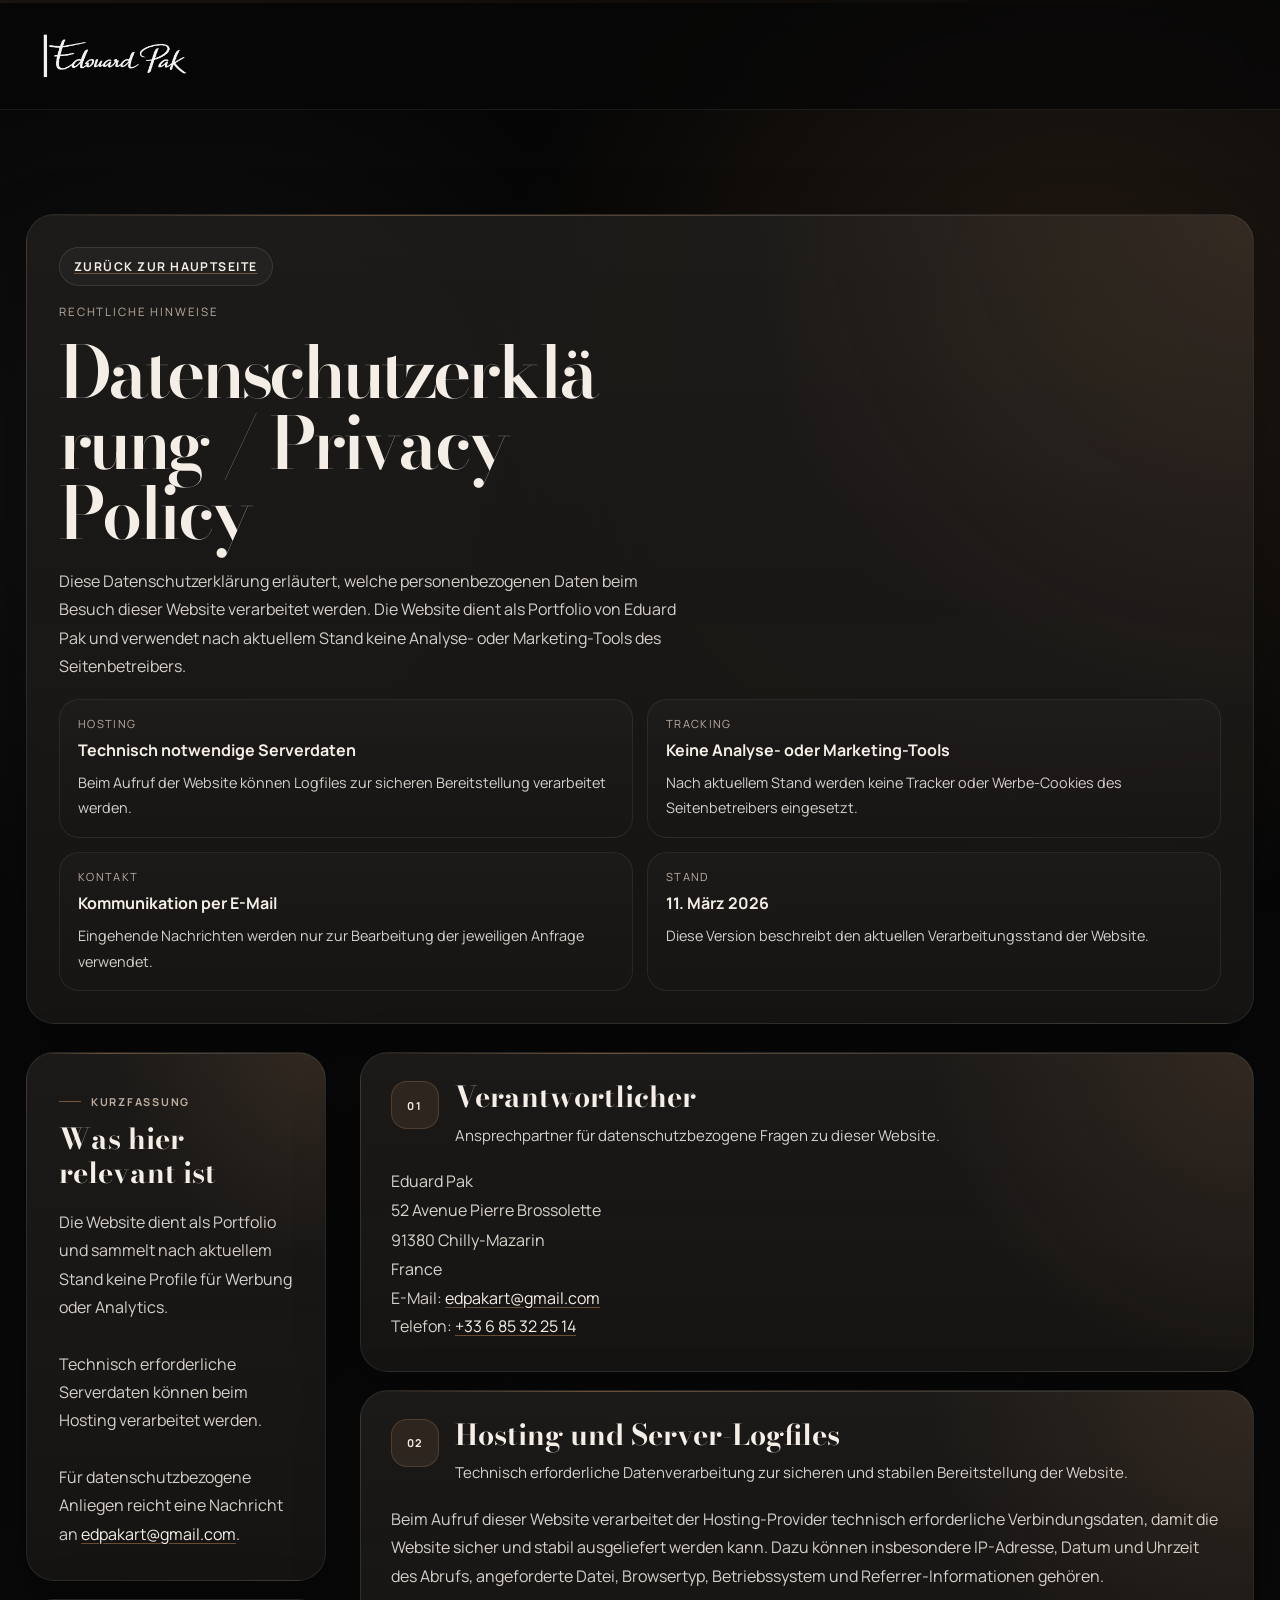
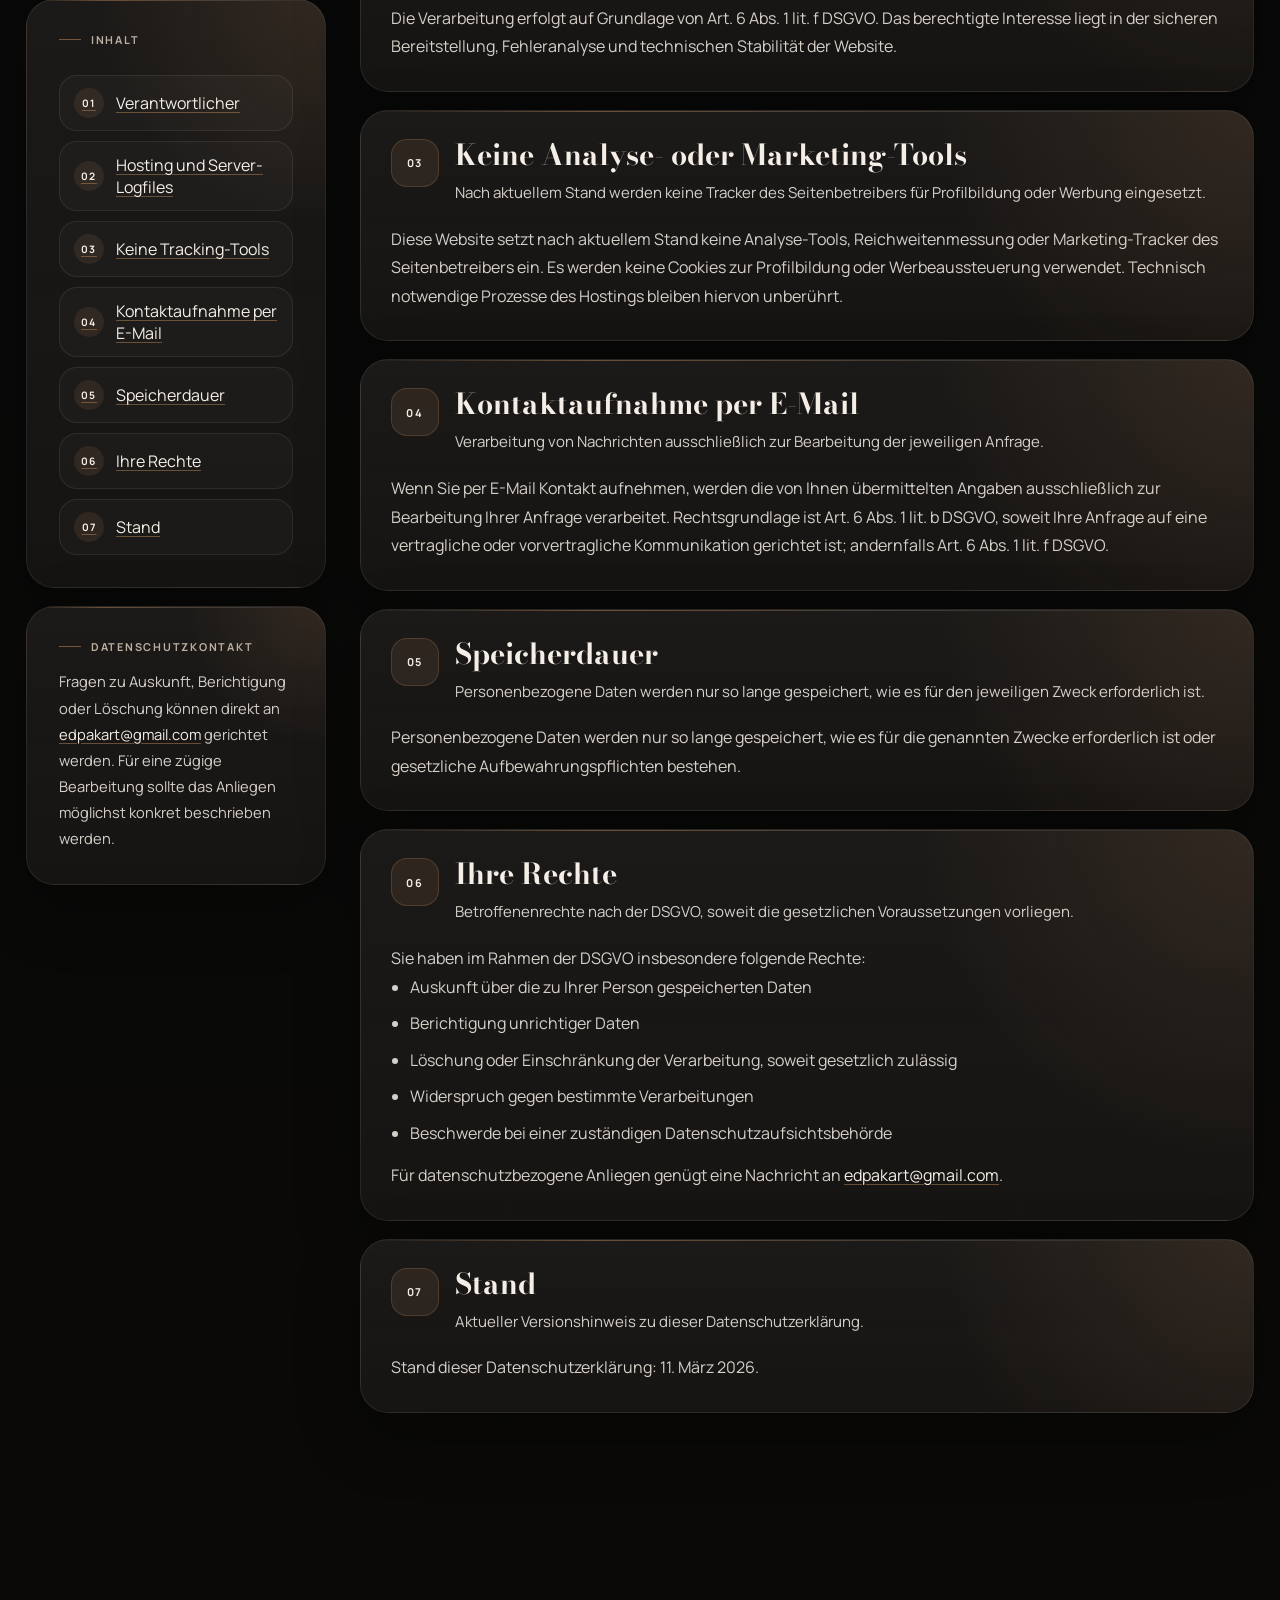
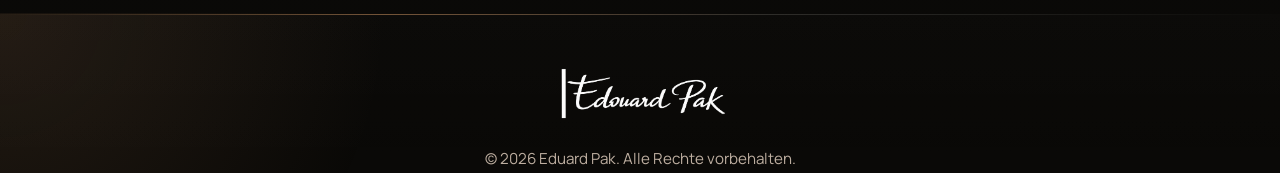
<file: docs/datenschutz.html>
<!doctype html>
<html lang="de" data-site-root=".">
  <head>
    <meta charset="utf-8">
    <meta name="viewport" content="width=device-width, initial-scale=1">
    <title>Datenschutzerklärung | Eduard Pak</title>
    <meta
      name="description"
      content="Datenschutzerklärung für die Website von Eduard Pak."
    >
    <meta name="robots" content="index,follow">
    <link rel="canonical" href="https://eduardpak.com/datenschutz.html">
    <link rel="icon" type="image/png" sizes="32x32" href="assets/favicon.png">
    <link rel="apple-touch-icon" href="assets/favicon.png">
    <link rel="stylesheet" href="styles.css">
    <script defer src="assets/current-year.js"></script>
    <script defer src="assets/site-effects.js"></script>
  </head>
  <body>
    <header class="site-header">
      <div class="site-shell header-inner">
        <a class="brand" href="./" aria-label="Eduard Pak Startseite">
          <img class="brand-logo" src="assets/logo-signature-cropped.png" alt="Eduard Pak Signatur">
        </a>
      </div>
    </header>

    <main class="site-shell legal-main">
      <article class="legal-page">
        <header class="legal-header legal-panel">
          <a class="legal-back-link" href="./">Zurück zur Hauptseite</a>
          <span class="legal-kicker">Rechtliche Hinweise</span>
          <h1>Datenschutzerklärung / Privacy Policy</h1>
          <p class="legal-intro">
            Diese Datenschutzerklärung erläutert, welche personenbezogenen Daten
            beim Besuch dieser Website verarbeitet werden. Die Website dient als
            Portfolio von Eduard Pak und verwendet nach aktuellem Stand keine
            Analyse- oder Marketing-Tools des Seitenbetreibers.
          </p>

          <div class="legal-meta-grid" aria-label="Schnellübersicht zum Datenschutz">
            <div class="legal-meta-item">
              <span>Hosting</span>
              <strong>Technisch notwendige Serverdaten</strong>
              <p>Beim Aufruf der Website können Logfiles zur sicheren Bereitstellung verarbeitet werden.</p>
            </div>
            <div class="legal-meta-item">
              <span>Tracking</span>
              <strong>Keine Analyse- oder Marketing-Tools</strong>
              <p>Nach aktuellem Stand werden keine Tracker oder Werbe-Cookies des Seitenbetreibers eingesetzt.</p>
            </div>
            <div class="legal-meta-item">
              <span>Kontakt</span>
              <strong>Kommunikation per E-Mail</strong>
              <p>Eingehende Nachrichten werden nur zur Bearbeitung der jeweiligen Anfrage verwendet.</p>
            </div>
            <div class="legal-meta-item">
              <span>Stand</span>
              <strong>11. März 2026</strong>
              <p>Diese Version beschreibt den aktuellen Verarbeitungsstand der Website.</p>
            </div>
          </div>
        </header>

        <div class="legal-layout">
          <aside class="legal-sidebar" aria-label="Übersicht zum Datenschutz">
            <section class="legal-panel legal-summary">
              <span class="legal-panel-label">Kurzfassung</span>
              <h2 class="legal-sidebar-title">Was hier relevant ist</h2>
              <div class="legal-stack">
                <p>Die Website dient als Portfolio und sammelt nach aktuellem Stand keine Profile für Werbung oder Analytics.</p>
                <p>Technisch erforderliche Serverdaten können beim Hosting verarbeitet werden.</p>
                <p>Für datenschutzbezogene Anliegen reicht eine Nachricht an <a href="mailto:edpakart@gmail.com">edpakart@gmail.com</a>.</p>
              </div>
            </section>

            <section class="legal-panel legal-toc">
              <span class="legal-panel-label">Inhalt</span>
              <nav aria-label="Abschnitte der Datenschutzerklärung">
                <a href="#controller" data-step="01">Verantwortlicher</a>
                <a href="#hosting" data-step="02">Hosting und Server-Logfiles</a>
                <a href="#tracking" data-step="03">Keine Tracking-Tools</a>
                <a href="#email" data-step="04">Kontaktaufnahme per E-Mail</a>
                <a href="#retention" data-step="05">Speicherdauer</a>
                <a href="#rights" data-step="06">Ihre Rechte</a>
                <a href="#version" data-step="07">Stand</a>
              </nav>
            </section>

            <section class="legal-panel legal-note">
              <span class="legal-panel-label">Datenschutzkontakt</span>
              <p>
                Fragen zu Auskunft, Berichtigung oder Löschung können direkt an
                <a href="mailto:edpakart@gmail.com">edpakart@gmail.com</a> gerichtet
                werden. Für eine zügige Bearbeitung sollte das Anliegen möglichst
                konkret beschrieben werden.
              </p>
            </section>
          </aside>

          <div class="legal-content">
            <section class="legal-card" id="controller">
              <div class="legal-card-header">
                <span class="legal-card-number">01</span>
                <div>
                  <h2>Verantwortlicher</h2>
                  <p class="legal-card-intro">
                    Ansprechpartner für datenschutzbezogene Fragen zu dieser Website.
                  </p>
                </div>
              </div>
              <address class="legal-address">
                Eduard Pak<br>
                52 Avenue Pierre Brossolette<br>
                91380 Chilly-Mazarin<br>
                France
              </address>
              <p>
                E-Mail: <a href="mailto:edpakart@gmail.com">edpakart@gmail.com</a><br>
                Telefon: <a href="tel:+33685322514">+33 6 85 32 25 14</a>
              </p>
            </section>

            <section class="legal-card" id="hosting">
              <div class="legal-card-header">
                <span class="legal-card-number">02</span>
                <div>
                  <h2>Hosting und Server-Logfiles</h2>
                  <p class="legal-card-intro">
                    Technisch erforderliche Datenverarbeitung zur sicheren und stabilen Bereitstellung der Website.
                  </p>
                </div>
              </div>
              <p>
                Beim Aufruf dieser Website verarbeitet der Hosting-Provider
                technisch erforderliche Verbindungsdaten, damit die Website sicher
                und stabil ausgeliefert werden kann. Dazu können insbesondere
                IP-Adresse, Datum und Uhrzeit des Abrufs, angeforderte Datei,
                Browsertyp, Betriebssystem und Referrer-Informationen gehören.
              </p>
              <p>
                Die Verarbeitung erfolgt auf Grundlage von Art. 6 Abs. 1 lit. f
                DSGVO. Das berechtigte Interesse liegt in der sicheren Bereitstellung,
                Fehleranalyse und technischen Stabilität der Website.
              </p>
            </section>

            <section class="legal-card" id="tracking">
              <div class="legal-card-header">
                <span class="legal-card-number">03</span>
                <div>
                  <h2>Keine Analyse- oder Marketing-Tools</h2>
                  <p class="legal-card-intro">
                    Nach aktuellem Stand werden keine Tracker des Seitenbetreibers für Profilbildung oder Werbung eingesetzt.
                  </p>
                </div>
              </div>
              <p>
                Diese Website setzt nach aktuellem Stand keine Analyse-Tools,
                Reichweitenmessung oder Marketing-Tracker des Seitenbetreibers ein.
                Es werden keine Cookies zur Profilbildung oder Werbeaussteuerung
                verwendet. Technisch notwendige Prozesse des Hostings bleiben hiervon
                unberührt.
              </p>
            </section>

            <section class="legal-card" id="email">
              <div class="legal-card-header">
                <span class="legal-card-number">04</span>
                <div>
                  <h2>Kontaktaufnahme per E-Mail</h2>
                  <p class="legal-card-intro">
                    Verarbeitung von Nachrichten ausschließlich zur Bearbeitung der jeweiligen Anfrage.
                  </p>
                </div>
              </div>
              <p>
                Wenn Sie per E-Mail Kontakt aufnehmen, werden die von Ihnen
                übermittelten Angaben ausschließlich zur Bearbeitung Ihrer Anfrage
                verarbeitet. Rechtsgrundlage ist Art. 6 Abs. 1 lit. b DSGVO, soweit
                Ihre Anfrage auf eine vertragliche oder vorvertragliche Kommunikation
                gerichtet ist; andernfalls Art. 6 Abs. 1 lit. f DSGVO.
              </p>
            </section>

            <section class="legal-card" id="retention">
              <div class="legal-card-header">
                <span class="legal-card-number">05</span>
                <div>
                  <h2>Speicherdauer</h2>
                  <p class="legal-card-intro">
                    Personenbezogene Daten werden nur so lange gespeichert, wie es für den jeweiligen Zweck erforderlich ist.
                  </p>
                </div>
              </div>
              <p>
                Personenbezogene Daten werden nur so lange gespeichert, wie es für
                die genannten Zwecke erforderlich ist oder gesetzliche
                Aufbewahrungspflichten bestehen.
              </p>
            </section>

            <section class="legal-card" id="rights">
              <div class="legal-card-header">
                <span class="legal-card-number">06</span>
                <div>
                  <h2>Ihre Rechte</h2>
                  <p class="legal-card-intro">
                    Betroffenenrechte nach der DSGVO, soweit die gesetzlichen Voraussetzungen vorliegen.
                  </p>
                </div>
              </div>
              <p>Sie haben im Rahmen der DSGVO insbesondere folgende Rechte:</p>
              <ul class="legal-list">
                <li>Auskunft über die zu Ihrer Person gespeicherten Daten</li>
                <li>Berichtigung unrichtiger Daten</li>
                <li>Löschung oder Einschränkung der Verarbeitung, soweit gesetzlich zulässig</li>
                <li>Widerspruch gegen bestimmte Verarbeitungen</li>
                <li>Beschwerde bei einer zuständigen Datenschutzaufsichtsbehörde</li>
              </ul>
              <p>
                Für datenschutzbezogene Anliegen genügt eine Nachricht an
                <a href="mailto:edpakart@gmail.com">edpakart@gmail.com</a>.
              </p>
            </section>

            <section class="legal-card" id="version">
              <div class="legal-card-header">
                <span class="legal-card-number">07</span>
                <div>
                  <h2>Stand</h2>
                  <p class="legal-card-intro">
                    Aktueller Versionshinweis zu dieser Datenschutzerklärung.
                  </p>
                </div>
              </div>
              <p>Stand dieser Datenschutzerklärung: 11. März 2026.</p>
            </section>
          </div>
        </div>
      </article>
    </main>

    <footer class="site-footer site-footer-legal">
      <div class="site-shell">
        <div class="footer-grid">
          <div class="footer-brand">
            <img class="footer-logo" src="assets/logo-signature-cropped.png" alt="Eduard Pak Signatur">
            <p>© <span data-current-year>2026</span> Eduard Pak. Alle Rechte vorbehalten.</p>
          </div>
        </div>
      </div>
    </footer>
  </body>
</html>
</file>
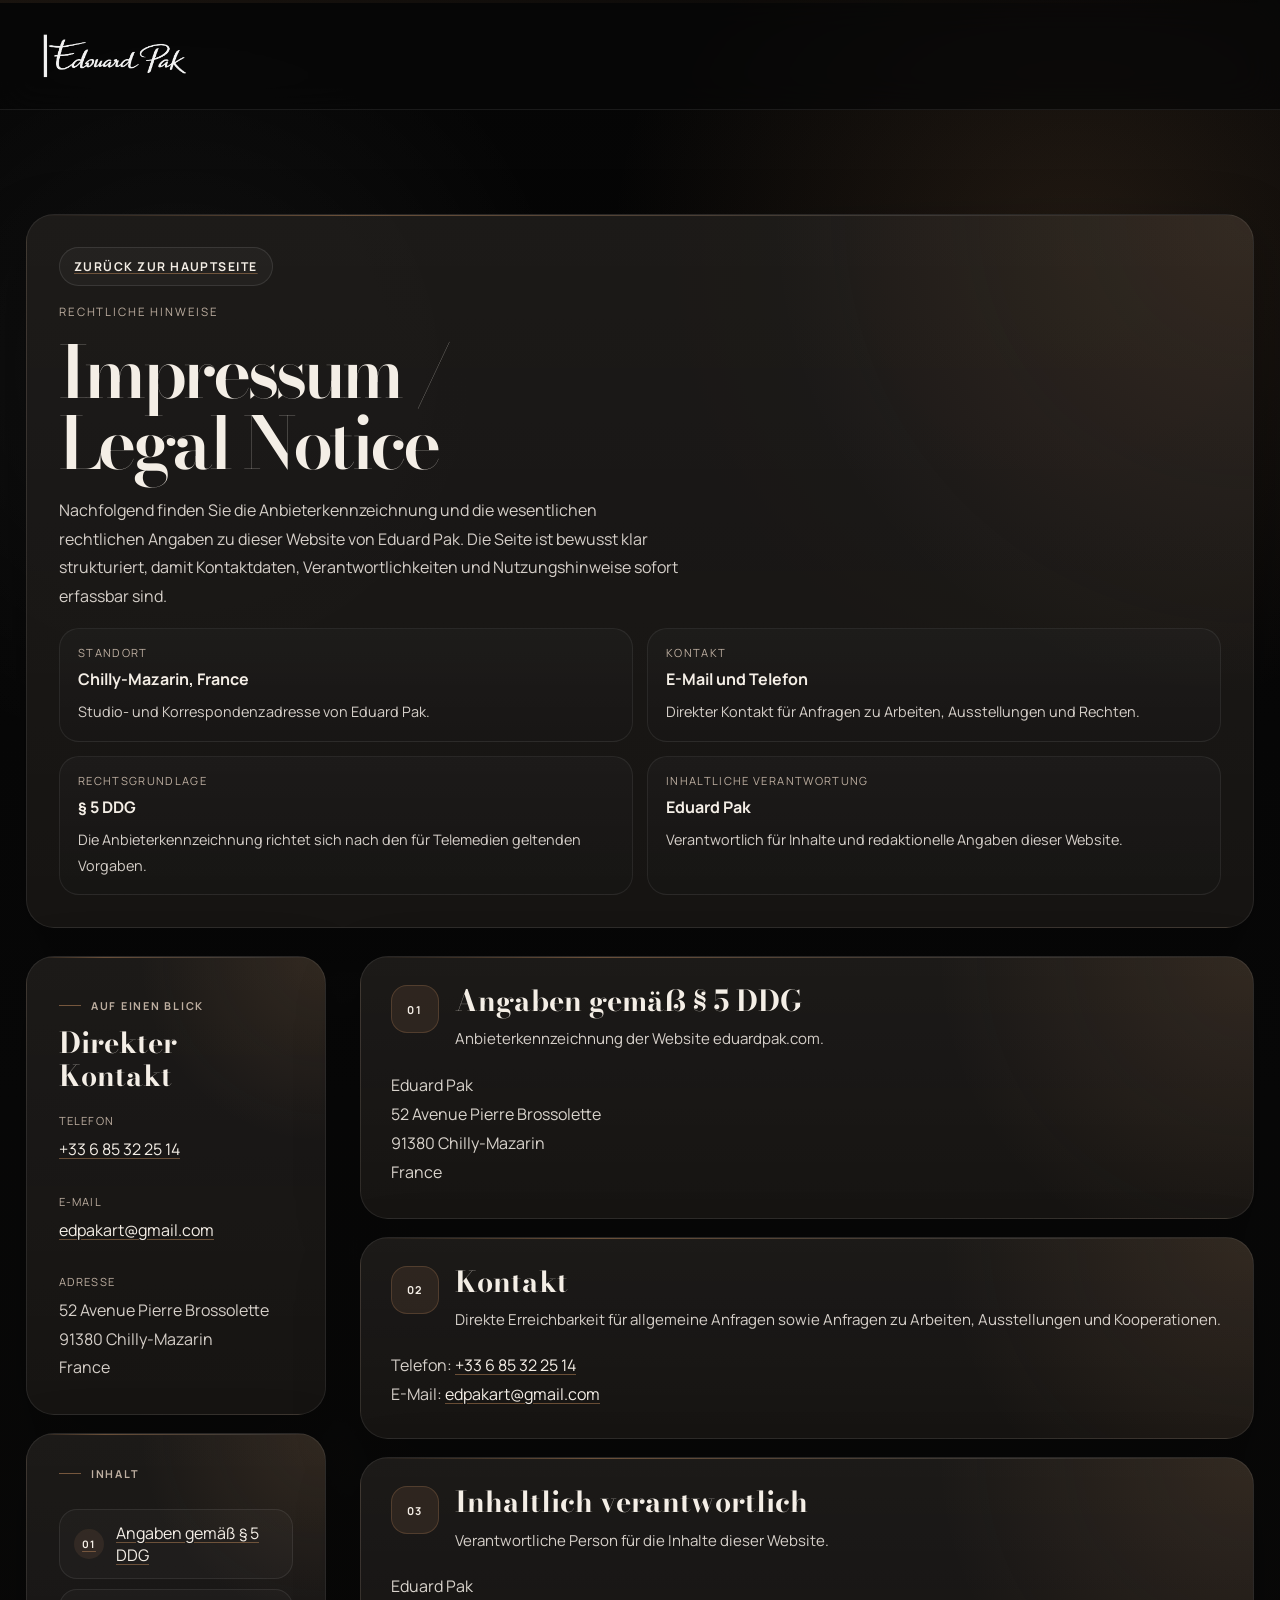
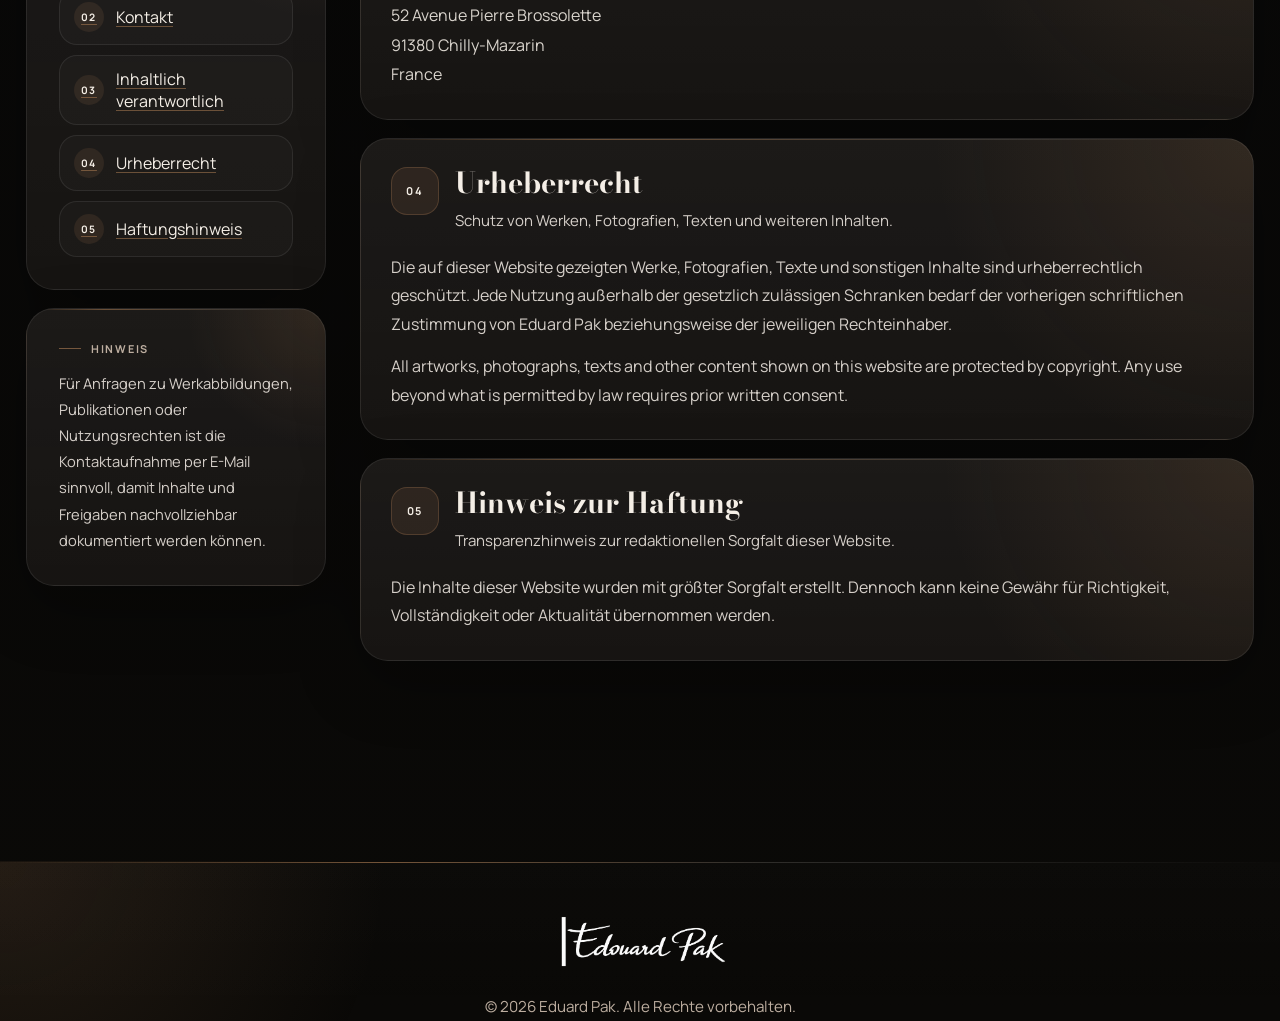
<file: docs/impressum.html>
<!doctype html>
<html lang="de" data-site-root=".">
  <head>
    <meta charset="utf-8">
    <meta name="viewport" content="width=device-width, initial-scale=1">
    <title>Impressum | Eduard Pak</title>
    <meta
      name="description"
      content="Impressum und rechtliche Angaben für die Website von Eduard Pak."
    >
    <meta name="robots" content="index,follow">
    <link rel="canonical" href="https://eduardpak.com/impressum.html">
    <link rel="icon" type="image/png" sizes="32x32" href="assets/favicon.png">
    <link rel="apple-touch-icon" href="assets/favicon.png">
    <link rel="stylesheet" href="styles.css">
    <script defer src="assets/current-year.js"></script>
    <script defer src="assets/site-effects.js"></script>
  </head>
  <body>
    <header class="site-header">
      <div class="site-shell header-inner">
        <a class="brand" href="./" aria-label="Eduard Pak Startseite">
          <img class="brand-logo" src="assets/logo-signature-cropped.png" alt="Eduard Pak Signatur">
        </a>
      </div>
    </header>

    <main class="site-shell legal-main">
      <article class="legal-page">
        <header class="legal-header legal-panel">
          <a class="legal-back-link" href="./">Zurück zur Hauptseite</a>
          <span class="legal-kicker">Rechtliche Hinweise</span>
          <h1>Impressum / Legal Notice</h1>
          <p class="legal-intro">
            Nachfolgend finden Sie die Anbieterkennzeichnung und die wesentlichen
            rechtlichen Angaben zu dieser Website von Eduard Pak. Die Seite ist
            bewusst klar strukturiert, damit Kontaktdaten, Verantwortlichkeiten
            und Nutzungshinweise sofort erfassbar sind.
          </p>

          <div class="legal-meta-grid" aria-label="Schnellübersicht zum Impressum">
            <div class="legal-meta-item">
              <span>Standort</span>
              <strong>Chilly-Mazarin, France</strong>
              <p>Studio- und Korrespondenzadresse von Eduard Pak.</p>
            </div>
            <div class="legal-meta-item">
              <span>Kontakt</span>
              <strong>E-Mail und Telefon</strong>
              <p>Direkter Kontakt für Anfragen zu Arbeiten, Ausstellungen und Rechten.</p>
            </div>
            <div class="legal-meta-item">
              <span>Rechtsgrundlage</span>
              <strong>§ 5 DDG</strong>
              <p>Die Anbieterkennzeichnung richtet sich nach den für Telemedien geltenden Vorgaben.</p>
            </div>
            <div class="legal-meta-item">
              <span>Inhaltliche Verantwortung</span>
              <strong>Eduard Pak</strong>
              <p>Verantwortlich für Inhalte und redaktionelle Angaben dieser Website.</p>
            </div>
          </div>
        </header>

        <div class="legal-layout">
          <aside class="legal-sidebar" aria-label="Übersicht zum Impressum">
            <section class="legal-panel legal-summary">
              <span class="legal-panel-label">Auf einen Blick</span>
              <h2 class="legal-sidebar-title">Direkter Kontakt</h2>
              <div class="legal-stack">
                <p>
                  <span class="legal-detail-label">Telefon</span>
                  <a href="tel:+33685322514">+33 6 85 32 25 14</a>
                </p>
                <p>
                  <span class="legal-detail-label">E-Mail</span>
                  <a href="mailto:edpakart@gmail.com">edpakart@gmail.com</a>
                </p>
                <p>
                  <span class="legal-detail-label">Adresse</span>
                  52 Avenue Pierre Brossolette<br>
                  91380 Chilly-Mazarin<br>
                  France
                </p>
              </div>
            </section>

            <section class="legal-panel legal-toc">
              <span class="legal-panel-label">Inhalt</span>
              <nav aria-label="Abschnitte im Impressum">
                <a href="#provider" data-step="01">Angaben gemäß § 5 DDG</a>
                <a href="#contact" data-step="02">Kontakt</a>
                <a href="#responsibility" data-step="03">Inhaltlich verantwortlich</a>
                <a href="#copyright" data-step="04">Urheberrecht</a>
                <a href="#liability" data-step="05">Haftungshinweis</a>
              </nav>
            </section>

            <section class="legal-panel legal-note">
              <span class="legal-panel-label">Hinweis</span>
              <p>
                Für Anfragen zu Werkabbildungen, Publikationen oder Nutzungsrechten
                ist die Kontaktaufnahme per E-Mail sinnvoll, damit Inhalte und
                Freigaben nachvollziehbar dokumentiert werden können.
              </p>
            </section>
          </aside>

          <div class="legal-content">
            <section class="legal-card" id="provider">
              <div class="legal-card-header">
                <span class="legal-card-number">01</span>
                <div>
                  <h2>Angaben gemäß § 5 DDG</h2>
                  <p class="legal-card-intro">
                    Anbieterkennzeichnung der Website eduardpak.com.
                  </p>
                </div>
              </div>
              <address class="legal-address">
                Eduard Pak<br>
                52 Avenue Pierre Brossolette<br>
                91380 Chilly-Mazarin<br>
                France
              </address>
            </section>

            <section class="legal-card" id="contact">
              <div class="legal-card-header">
                <span class="legal-card-number">02</span>
                <div>
                  <h2>Kontakt</h2>
                  <p class="legal-card-intro">
                    Direkte Erreichbarkeit für allgemeine Anfragen sowie Anfragen
                    zu Arbeiten, Ausstellungen und Kooperationen.
                  </p>
                </div>
              </div>
              <p>
                Telefon: <a href="tel:+33685322514">+33 6 85 32 25 14</a><br>
                E-Mail: <a href="mailto:edpakart@gmail.com">edpakart@gmail.com</a>
              </p>
            </section>

            <section class="legal-card" id="responsibility">
              <div class="legal-card-header">
                <span class="legal-card-number">03</span>
                <div>
                  <h2>Inhaltlich verantwortlich</h2>
                  <p class="legal-card-intro">
                    Verantwortliche Person für die Inhalte dieser Website.
                  </p>
                </div>
              </div>
              <address class="legal-address">
                Eduard Pak<br>
                52 Avenue Pierre Brossolette<br>
                91380 Chilly-Mazarin<br>
                France
              </address>
            </section>

            <section class="legal-card" id="copyright">
              <div class="legal-card-header">
                <span class="legal-card-number">04</span>
                <div>
                  <h2>Urheberrecht</h2>
                  <p class="legal-card-intro">
                    Schutz von Werken, Fotografien, Texten und weiteren Inhalten.
                  </p>
                </div>
              </div>
              <p>
                Die auf dieser Website gezeigten Werke, Fotografien, Texte und
                sonstigen Inhalte sind urheberrechtlich geschützt. Jede Nutzung
                außerhalb der gesetzlich zulässigen Schranken bedarf der vorherigen
                schriftlichen Zustimmung von Eduard Pak beziehungsweise der jeweiligen
                Rechteinhaber.
              </p>
              <p>
                All artworks, photographs, texts and other content shown on this
                website are protected by copyright. Any use beyond what is permitted
                by law requires prior written consent.
              </p>
            </section>

            <section class="legal-card" id="liability">
              <div class="legal-card-header">
                <span class="legal-card-number">05</span>
                <div>
                  <h2>Hinweis zur Haftung</h2>
                  <p class="legal-card-intro">
                    Transparenzhinweis zur redaktionellen Sorgfalt dieser Website.
                  </p>
                </div>
              </div>
              <p>
                Die Inhalte dieser Website wurden mit größter Sorgfalt erstellt.
                Dennoch kann keine Gewähr für Richtigkeit, Vollständigkeit oder
                Aktualität übernommen werden.
              </p>
            </section>
          </div>
        </div>
      </article>
    </main>

    <footer class="site-footer site-footer-legal">
      <div class="site-shell">
        <div class="footer-grid">
          <div class="footer-brand">
            <img class="footer-logo" src="assets/logo-signature-cropped.png" alt="Eduard Pak Signatur">
            <p>© <span data-current-year>2026</span> Eduard Pak. Alle Rechte vorbehalten.</p>
          </div>
        </div>
      </div>
    </footer>
  </body>
</html>
</file>
<file: docs/styles.css>
@import url('./assets/fonts/fonts.css');

:root {
  --bg: #0a0a0a;
  --bg-soft: #121111;
  --panel: #171512;
  --panel-soft: #1d1a16;
  --ink: #f4eee6;
  --muted: #bdaea0;
  --line: rgba(255, 255, 255, 0.11);
  --accent: #b98558;
  --accent-soft: rgba(185, 133, 88, 0.18);
  --shadow: 0 32px 90px rgba(0, 0, 0, 0.42);
  --radius: 28px;
  --site-width: min(1320px, calc(100vw - 36px));
  --reading-progress: 0;
}

* {
  box-sizing: border-box;
}

html {
  scroll-behavior: smooth;
}

body {
  margin: 0;
  color: var(--ink);
  font-family: "Manrope", sans-serif;
  background:
    radial-gradient(circle at 12% 8%, rgba(255, 255, 255, 0.05), transparent 18%),
    radial-gradient(circle at 88% 16%, rgba(185, 133, 88, 0.14), transparent 20%),
    linear-gradient(180deg, #080808 0%, #0d0d0d 100%);
}

body::before {
  content: "";
  position: fixed;
  inset: 0;
  z-index: -1;
  pointer-events: none;
  background:
    linear-gradient(rgba(255, 255, 255, 0.012) 1px, transparent 1px),
    linear-gradient(90deg, rgba(255, 255, 255, 0.012) 1px, transparent 1px);
  background-size: 100% 6px, 6px 100%;
  opacity: 0.06;
}

.page-curtain {
  position: fixed;
  inset: 0;
  z-index: 120;
  pointer-events: none;
  opacity: 0;
  background:
    linear-gradient(118deg, rgba(6, 6, 6, 0.985) 0%, rgba(14, 12, 10, 0.985) 34%, rgba(63, 45, 32, 0.74) 54%, rgba(8, 8, 8, 0.985) 100%),
    radial-gradient(circle at 76% 18%, rgba(185, 133, 88, 0.24), transparent 20%),
    linear-gradient(rgba(255, 255, 255, 0.012) 1px, transparent 1px),
    linear-gradient(90deg, rgba(255, 255, 255, 0.012) 1px, transparent 1px);
  background-size: auto, auto, 100% 5px, 5px 100%;
  transform: scaleY(1.03);
  transform-origin: center;
  transition:
    opacity 420ms cubic-bezier(0.22, 1, 0.36, 1),
    transform 420ms cubic-bezier(0.22, 1, 0.36, 1);
}

.reading-progress {
  position: fixed;
  top: 0;
  left: 0;
  right: 0;
  z-index: 110;
  height: 3px;
  pointer-events: none;
  background: linear-gradient(90deg, rgba(185, 133, 88, 0.12), rgba(185, 133, 88, 0));
  opacity: 0.92;
}

.reading-progress-fill {
  display: block;
  width: 100%;
  height: 100%;
  transform-origin: left center;
  transform: scaleX(var(--reading-progress));
  background:
    linear-gradient(90deg, rgba(153, 105, 58, 0.94), rgba(199, 150, 98, 0.98) 42%, rgba(242, 221, 187, 0.96) 58%, rgba(176, 123, 71, 0.96) 100%);
  box-shadow:
    0 0 14px rgba(185, 133, 88, 0.28),
    0 0 28px rgba(185, 133, 88, 0.18);
  transition: transform 120ms linear;
}

.page-effects-ready .site-header,
.page-effects-ready main,
.page-effects-ready .site-footer {
  transition:
    opacity 420ms cubic-bezier(0.22, 1, 0.36, 1),
    transform 420ms cubic-bezier(0.22, 1, 0.36, 1),
    filter 420ms cubic-bezier(0.22, 1, 0.36, 1);
  will-change: opacity, transform, filter;
}

body.is-page-entering .site-header,
body.is-page-entering main,
body.is-page-entering .site-footer {
  opacity: 0;
  transform: translate3d(0, 26px, 0) scale(0.995);
  filter: blur(12px);
}

body.is-page-entering .page-curtain,
body.is-page-leaving .page-curtain {
  opacity: 1;
  transform: scaleY(1);
}

body.is-page-entering.is-page-entered .site-header,
body.is-page-entering.is-page-entered main,
body.is-page-entering.is-page-entered .site-footer {
  opacity: 1;
  transform: none;
  filter: none;
}

body.is-page-entering.is-page-entered .page-curtain {
  opacity: 0;
  transform: scaleY(1.035);
}

body.is-page-leaving .site-header,
body.is-page-leaving main,
body.is-page-leaving .site-footer {
  opacity: 0;
  transform: translate3d(0, -18px, 0) scale(0.992);
  filter: blur(14px);
}

[data-parallax-media] {
  --parallax-y: 0px;
  --media-scale: 1;
  transform: translate3d(0, var(--parallax-y), 0) scale(var(--media-scale));
  transform-origin: center center;
  will-change: transform;
}

img {
  display: block;
  max-width: 100%;
}

a {
  color: inherit;
  text-decoration: none;
}

p,
dl,
dt,
dd,
figure {
  margin: 0;
}

button {
  font: inherit;
}

.site-shell {
  width: var(--site-width);
  margin: 0 auto;
}

.site-header {
  position: sticky;
  top: 0;
  z-index: 40;
  background: rgba(8, 8, 8, 0.72);
  backdrop-filter: blur(18px);
  border-bottom: 1px solid rgba(255, 255, 255, 0.08);
  transition:
    transform 340ms cubic-bezier(0.22, 1, 0.36, 1),
    opacity 220ms ease,
    background-color 220ms ease,
    border-color 220ms ease;
  will-change: transform, opacity;
}

body.is-header-hidden .site-header:not(.is-open) {
  transform: translate3d(0, calc(-100% - 16px), 0);
  opacity: 0.02;
  pointer-events: none;
}

body.is-menu-open {
  overflow: hidden;
}

body.is-page-entering .reading-progress,
body.is-page-leaving .reading-progress {
  opacity: 0;
}

.header-inner {
  display: flex;
  align-items: center;
  justify-content: space-between;
  gap: 20px;
  padding: 18px 0;
}

.brand {
  display: grid;
  align-items: start;
  margin-left: -10px;
}

.brand-logo {
  width: clamp(152px, 15vw, 192px);
  mix-blend-mode: screen;
  opacity: 0.96;
}

.header-tools {
  display: flex;
  align-items: center;
  gap: 18px;
}

.site-nav {
  display: flex;
  align-items: center;
  gap: 22px;
  color: var(--muted);
}

.site-nav a {
  position: relative;
}

.site-nav a::after {
  content: "";
  position: absolute;
  left: 0;
  bottom: -8px;
  width: 100%;
  height: 1px;
  background: var(--ink);
  transform: scaleX(0);
  transition: transform 180ms ease;
}

.site-nav a:hover::after,
.site-nav a:focus-visible::after {
  transform: scaleX(1);
}

.locale-switch {
  display: inline-flex;
  align-items: center;
  gap: 6px;
  padding: 4px;
  border-radius: 999px;
  border: 1px solid rgba(255, 255, 255, 0.08);
  background: rgba(255, 255, 255, 0.02);
}

.locale-link {
  display: inline-flex;
  align-items: center;
  justify-content: center;
  min-width: 38px;
  min-height: 32px;
  padding: 0 10px;
  border-radius: 999px;
  color: var(--muted);
  font-size: 0.72rem;
  font-weight: 700;
  letter-spacing: 0.18em;
  text-transform: uppercase;
  transition:
    background-color 180ms ease,
    color 180ms ease,
    transform 180ms ease;
}

.locale-link:hover,
.locale-link:focus-visible {
  color: var(--ink);
  transform: translateY(-1px);
}

.locale-link.is-active {
  background: rgba(255, 255, 255, 0.08);
  color: var(--ink);
}

main section {
  padding: 88px 0;
}

.works-index,
.recognition,
.biography,
.studio-services,
.contact,
.chapter {
  scroll-margin-top: 104px;
}

.eyebrow,
.section-tag {
  display: inline-flex;
  align-items: center;
  gap: 12px;
  color: var(--muted);
  font-size: 0.68rem;
  letter-spacing: 0.18em;
  text-transform: uppercase;
}

.eyebrow::before,
.section-tag::before {
  content: "";
  width: 36px;
  height: 1px;
  background: linear-gradient(90deg, transparent, rgba(255, 255, 255, 0.7));
}

.hero {
  min-height: calc(100vh - 72px);
  padding-top: 58px;
}

.hero-grid,
.contact-panel {
  display: grid;
  grid-template-columns: minmax(0, 0.92fr) minmax(0, 1.08fr);
  gap: clamp(28px, 4vw, 64px);
  align-items: center;
}

.hero-copy h1,
.section-head h2,
.chapter-copy h2 {
  margin: 18px 0 0;
  font-family: "Bodoni Moda", serif;
  font-weight: 600;
  letter-spacing: -0.05em;
  line-height: 0.94;
}

.hero-copy h1 {
  max-width: 9ch;
  font-size: clamp(3.6rem, 6.8vw, 6.2rem);
}

.lead,
.section-head p,
.chapter-copy p,
.biography-columns p {
  margin-top: 24px;
  color: var(--muted);
  line-height: 1.86;
  font-size: 1.02rem;
}

.hero-actions {
  display: flex;
  flex-wrap: wrap;
  gap: 14px;
  margin-top: 30px;
}

.button {
  display: inline-flex;
  align-items: center;
  justify-content: center;
  min-height: 52px;
  padding: 0 22px;
  border-radius: 999px;
  border: 1px solid var(--line);
  transition:
    transform 180ms ease,
    border-color 180ms ease,
    background-color 180ms ease;
}

.button:hover,
.button:focus-visible {
  transform: translateY(-2px);
}

.button-primary {
  background: linear-gradient(135deg, rgba(185, 133, 88, 0.28), rgba(244, 238, 230, 0.08));
}

.button-secondary {
  background: rgba(255, 255, 255, 0.02);
}

.hero-facts {
  display: grid;
  gap: 14px;
  margin-top: 34px;
}

.hero-facts div {
  padding: 16px 18px 18px;
  border-radius: 20px;
  border: 1px solid var(--line);
  background: linear-gradient(180deg, rgba(255, 255, 255, 0.03), rgba(255, 255, 255, 0.015));
}

.hero-facts dt {
  color: var(--muted);
  font-size: 0.68rem;
  letter-spacing: 0.16em;
  text-transform: uppercase;
}

.hero-facts dd {
  margin-top: 10px;
  font-family: "Bodoni Moda", serif;
  font-size: 1.18rem;
  line-height: 1.3;
}

.hero-visual {
  position: relative;
}

.hero-glow {
  position: absolute;
  top: -70px;
  right: -12px;
  width: min(680px, 94%);
  opacity: 0.4;
  mix-blend-mode: screen;
  pointer-events: none;
}

.portrait-card {
  position: relative;
  overflow: hidden;
  padding: 18px;
  border-radius: 36px;
  border: 1px solid var(--line);
  background: linear-gradient(180deg, rgba(255, 255, 255, 0.055), rgba(255, 255, 255, 0.02));
  box-shadow: var(--shadow);
  --light-x: 28%;
  --light-y: 18%;
}

.portrait-card::before {
  content: "";
  position: absolute;
  inset: 10px;
  border-radius: 28px;
  border: 1px solid rgba(255, 255, 255, 0.08);
  pointer-events: none;
}

.portrait-card img {
  width: 100%;
  aspect-ratio: 0.93;
  object-fit: cover;
  border-radius: 24px;
  transition:
    transform 700ms cubic-bezier(0.22, 1, 0.36, 1),
    filter 700ms cubic-bezier(0.22, 1, 0.36, 1);
}

.portrait-card figcaption {
  padding: 18px 8px 4px;
  color: var(--muted);
  line-height: 1.7;
}

.portrait-card::after,
.viewer-stage::after,
.work-card-media::before {
  content: "";
  position: absolute;
  inset: 0;
  pointer-events: none;
  background:
    radial-gradient(
      circle at var(--light-x, 50%) var(--light-y, 18%),
      rgba(255, 255, 255, calc(0.3 + var(--light-intensity, 0.14))),
      transparent var(--light-size, 26%)
    ),
    radial-gradient(
      circle at calc(var(--light-x, 50%) + 8%) calc(var(--light-y, 18%) + 6%),
      rgba(211, 157, 92, calc(0.1 + var(--light-warmth, 0.1))),
      transparent calc(var(--light-size, 26%) + 16%)
    ),
    linear-gradient(
      var(--light-angle, 118deg),
      transparent 14%,
      rgba(255, 255, 255, calc(0.08 + var(--light-intensity, 0.14))) 42%,
      rgba(255, 224, 181, calc(0.06 + var(--light-warmth, 0.1))) 50%,
      transparent 76%
    );
  mix-blend-mode: screen;
  opacity: var(--light-opacity, 0.42);
  filter: saturate(1.08);
  animation: museum-light 16s ease-in-out infinite;
  transition:
    opacity 240ms ease,
    background-position 240ms ease,
    transform 400ms ease,
    filter 240ms ease;
}

.portrait-card::after {
  border-radius: 28px;
}

.portrait-card:hover img,
.portrait-card:focus-within img {
  --media-scale: 1.012;
  filter: saturate(1.02) contrast(1.02);
}

.hero-signature {
  position: absolute;
  left: 28px;
  top: 28px;
  width: min(250px, 42%);
  padding: 12px 15px;
  border-radius: 20px;
  border: 1px solid rgba(255, 255, 255, 0.12);
  background: linear-gradient(180deg, rgba(10, 10, 10, 0.62), rgba(10, 10, 10, 0.38));
  backdrop-filter: blur(8px);
  box-shadow: 0 22px 46px rgba(0, 0, 0, 0.28);
}

.hero-signature img {
  width: 100%;
  mix-blend-mode: screen;
  opacity: 1;
}

.works-index {
  padding-top: 20px;
}

.section-head h2,
.chapter-copy h2 {
  font-size: clamp(2.8rem, 5vw, 4.8rem);
}

.works-list {
  display: grid;
  grid-template-columns: repeat(2, minmax(0, 1fr));
  gap: 18px;
  margin-top: 36px;
}

.work-card {
  --card-tilt-x: 0deg;
  --card-tilt-y: 0deg;
  --card-lift: 0px;
  --card-depth: 0px;
  --card-shadow-x: 0px;
  --card-shadow-y: 0px;
  --card-shadow-blur: 0px;
  display: grid;
  grid-template-rows: minmax(280px, 1fr) auto;
  min-height: 420px;
  border-radius: 30px;
  overflow: hidden;
  border: 1px solid rgba(255, 255, 255, 0.12);
  background:
    radial-gradient(circle at 100% 0%, rgba(185, 133, 88, 0.12), transparent 26%),
    linear-gradient(180deg, rgba(255, 255, 255, 0.03), rgba(255, 255, 255, 0.012));
  box-shadow:
    var(--card-shadow-x) calc(32px + var(--card-shadow-y)) calc(90px + var(--card-shadow-blur)) rgba(0, 0, 0, 0.42),
    0 16px 40px rgba(0, 0, 0, 0.16);
  transform:
    perspective(1200px)
    rotateX(var(--card-tilt-x))
    rotateY(var(--card-tilt-y))
    translateY(var(--card-lift));
  transform-style: preserve-3d;
  transition:
    transform 220ms cubic-bezier(0.22, 1, 0.36, 1),
    box-shadow 220ms cubic-bezier(0.22, 1, 0.36, 1),
    border-color 180ms ease,
    color 180ms ease;
  will-change: transform, box-shadow;
}

.work-card:hover,
.work-card:focus-visible {
  --card-lift: -5px;
  --card-depth: 18px;
  color: var(--ink);
  border-color: rgba(255, 255, 255, 0.22);
}

.work-card-media {
  position: relative;
  display: flex;
  align-items: center;
  justify-content: center;
  overflow: hidden;
  padding: 22px;
  background:
    radial-gradient(circle at 50% 14%, rgba(255, 255, 255, 0.96), rgba(239, 233, 225, 0.98) 58%, rgba(210, 196, 176, 1) 100%);
  --light-x: 42%;
  --light-y: 20%;
  --light-size: 26%;
  --light-opacity: 0.42;
  --light-intensity: 0.14;
  --light-warmth: 0.1;
  --light-angle: 118deg;
  transform: translateZ(var(--card-depth));
  transform-style: preserve-3d;
  transition: transform 220ms cubic-bezier(0.22, 1, 0.36, 1);
}

.work-card-media::after {
  content: "";
  position: absolute;
  inset: 0;
  background: linear-gradient(180deg, rgba(0, 0, 0, 0) 38%, rgba(0, 0, 0, 0.08) 100%);
  pointer-events: none;
}

.work-card-media img {
  width: 100%;
  max-height: 340px;
  object-fit: contain;
  transition:
    transform 320ms cubic-bezier(0.22, 1, 0.36, 1),
    filter 280ms ease;
}

.work-card:hover .work-card-media img,
.work-card:focus-visible .work-card-media img {
  --media-scale: 1.045;
  filter: saturate(1.08) contrast(1.04);
}

.work-card:hover .work-card-media::before,
.work-card:focus-visible .work-card-media::before {
  opacity: 0.62;
}

.work-card-body {
  display: flex;
  align-items: flex-end;
  justify-content: space-between;
  gap: 18px;
  padding: 18px 22px 22px;
  transform: translateZ(calc(var(--card-depth) * 0.72));
  transition: transform 220ms cubic-bezier(0.22, 1, 0.36, 1);
}

.work-card-copy {
  display: grid;
  gap: 8px;
}

.work-card-meta,
.work-card-link {
  color: var(--muted);
  font-size: 0.68rem;
  letter-spacing: 0.16em;
  text-transform: uppercase;
}

.work-card strong {
  font-family: "Bodoni Moda", serif;
  font-weight: 600;
  font-size: clamp(1.55rem, 2vw, 2.1rem);
  line-height: 1.02;
}

.chapter {
  border-top: 1px solid rgba(255, 255, 255, 0.06);
  padding: 86px 0;
}

.chapter--alt {
  background: linear-gradient(180deg, rgba(255, 255, 255, 0.012), rgba(255, 255, 255, 0));
}

.chapter-layout {
  display: grid;
  grid-template-columns: minmax(0, 0.64fr) minmax(0, 1.36fr);
  gap: clamp(28px, 4vw, 58px);
  align-items: start;
}

.chapter-copy {
  position: sticky;
  top: 110px;
}

.chapter-meta {
  display: flex;
  flex-wrap: wrap;
  gap: 10px;
  margin-top: 26px;
}

.chapter-meta span {
  padding: 10px 14px;
  border-radius: 999px;
  border: 1px solid var(--line);
  color: var(--muted);
  font-size: 0.72rem;
  letter-spacing: 0.12em;
  text-transform: uppercase;
}

.viewer {
  padding: 18px;
  border-radius: 36px;
  border: 1px solid rgba(255, 255, 255, 0.12);
  background:
    radial-gradient(circle at 100% 0%, rgba(255, 255, 255, 0.08), transparent 24%),
    linear-gradient(180deg, rgba(255, 255, 255, 0.04), rgba(255, 255, 255, 0.012));
  box-shadow: var(--shadow);
}

.viewer-stage {
  position: relative;
  overflow: hidden;
  width: 100%;
  min-height: 640px;
  display: flex;
  align-items: center;
  justify-content: center;
  padding: 28px;
  border-radius: 28px;
  border: 1px solid rgba(255, 255, 255, 0.12);
  background:
    radial-gradient(circle at 50% 14%, rgba(255, 255, 255, 0.98), rgba(239, 234, 226, 0.99) 58%, rgba(212, 198, 178, 1) 100%);
  cursor: zoom-in;
  transition: transform 180ms ease, box-shadow 180ms ease;
  --light-x: 52%;
  --light-y: 16%;
}

.viewer-stage:hover,
.viewer-stage:focus-visible {
  transform: translateY(-2px);
  box-shadow: 0 24px 60px rgba(0, 0, 0, 0.16);
}

.viewer-stage-inner {
  width: 100%;
  height: 100%;
  display: flex;
  align-items: center;
  justify-content: center;
  overflow: hidden;
}

.viewer-stage img {
  max-width: 100%;
  max-height: min(72vh, 940px);
  object-fit: contain;
  transition:
    opacity 220ms ease,
    transform 420ms cubic-bezier(0.22, 1, 0.36, 1),
    filter 220ms ease;
}

.viewer-stage::after {
  border-radius: 28px;
  opacity: 0.44;
}

.viewer-stage img.is-switching {
  opacity: 0.08;
  --media-scale: 0.985;
  filter: saturate(0.9) contrast(0.96);
}

.viewer-toolbar {
  display: flex;
  align-items: center;
  justify-content: space-between;
  gap: 16px;
  padding: 20px 4px 0;
}

.viewer-caption-wrap {
  display: grid;
  gap: 6px;
}

.viewer-count {
  color: var(--muted);
  font-size: 0.68rem;
  letter-spacing: 0.18em;
  text-transform: uppercase;
}

.viewer-caption {
  font-family: "Bodoni Moda", serif;
  font-size: 1.16rem;
  line-height: 1.35;
}

.viewer-actions {
  display: inline-flex;
  align-items: center;
  gap: 12px;
}

.viewer-note {
  color: var(--muted);
  font-size: 0.68rem;
  letter-spacing: 0.16em;
  text-transform: uppercase;
  white-space: nowrap;
}

.viewer-open {
  border: 0;
  border-radius: 999px;
  padding: 12px 16px;
  background: rgba(255, 255, 255, 0.06);
  color: var(--ink);
  cursor: pointer;
}

.thumb-strip {
  display: grid;
  grid-auto-flow: column;
  grid-auto-columns: minmax(138px, 172px);
  gap: 12px;
  margin-top: 22px;
  overflow-x: auto;
  padding-bottom: 4px;
  scroll-snap-type: x proximity;
}

.thumb-strip.is-pending {
  display: flex;
  align-items: center;
  min-height: 72px;
  padding: 12px 4px 0;
}

.thumb-strip-status {
  color: var(--muted);
  font-size: 0.68rem;
  letter-spacing: 0.16em;
  text-transform: uppercase;
}

.thumb-button {
  position: relative;
  padding: 0;
  border: 1px solid rgba(255, 255, 255, 0.08);
  border-radius: 20px;
  overflow: hidden;
  background: rgba(255, 255, 255, 0.03);
  cursor: pointer;
  scroll-snap-align: start;
  transition:
    transform 180ms ease,
    border-color 180ms ease,
    opacity 180ms ease;
}

.thumb-button:hover,
.thumb-button:focus-visible {
  transform: translateY(-2px);
}

.thumb-button.is-active {
  border-color: rgba(255, 255, 255, 0.34);
  box-shadow: 0 0 0 1px rgba(255, 255, 255, 0.12);
}

.thumb-button img {
  width: 100%;
  height: 164px;
  object-fit: contain;
  background:
    radial-gradient(circle at 50% 14%, rgba(255, 255, 255, 0.96), rgba(234, 227, 217, 0.98) 58%, rgba(210, 196, 176, 1) 100%);
  padding: 14px;
}

.thumb-meta {
  display: block;
  padding: 10px 12px 0;
  color: var(--muted);
  font-size: 0.62rem;
  letter-spacing: 0.18em;
  text-transform: uppercase;
  text-align: left;
}

.thumb-label {
  display: block;
  padding: 6px 12px 12px;
  color: var(--muted);
  font-size: 0.64rem;
  letter-spacing: 0.08em;
  text-transform: uppercase;
  text-align: left;
}

.recognition {
  border-top: 1px solid rgba(255, 255, 255, 0.06);
}

.recognition-cards {
  display: grid;
  grid-template-columns: repeat(3, minmax(0, 1fr));
  gap: 16px;
  margin-top: 32px;
}

.recognition-card {
  padding: 22px;
  border-radius: 24px;
  border: 1px solid var(--line);
  background: linear-gradient(180deg, rgba(255, 255, 255, 0.03), rgba(255, 255, 255, 0.015));
  box-shadow: var(--shadow);
}

.recognition-card span {
  color: var(--muted);
  font-size: 0.68rem;
  letter-spacing: 0.16em;
  text-transform: uppercase;
}

.recognition-card strong {
  display: block;
  margin-top: 14px;
  font-family: "Bodoni Moda", serif;
  font-size: 1.24rem;
  line-height: 1.25;
}

.recognition-card p {
  margin-top: 12px;
  color: var(--muted);
  line-height: 1.7;
}

.biography {
  position: relative;
}

.biography::before {
  content: "";
  position: absolute;
  inset: 44px 0 56px;
  pointer-events: none;
  background:
    radial-gradient(circle at 14% 18%, rgba(185, 133, 88, 0.12), transparent 30%),
    radial-gradient(circle at 86% 72%, rgba(255, 255, 255, 0.04), transparent 24%);
}

.biography .site-shell {
  position: relative;
}

.biography-stage {
  display: grid;
  grid-template-columns: minmax(0, 1.12fr) minmax(320px, 0.88fr);
  gap: 22px;
  align-items: end;
}

.biography-intro {
  display: grid;
  gap: 16px;
}

.biography-intro h2 {
  margin: 0;
  max-width: 12ch;
  font-family: "Bodoni Moda", serif;
  font-weight: 600;
  font-size: clamp(3rem, 5.8vw, 5.35rem);
  letter-spacing: -0.055em;
  line-height: 0.96;
}

.biography-deck {
  max-width: 56ch;
  color: var(--muted);
  font-size: 1.04rem;
  line-height: 1.82;
}

.biography-route,
.biography-card {
  position: relative;
  overflow: hidden;
  border: 1px solid rgba(255, 255, 255, 0.1);
  border-radius: 30px;
  background:
    radial-gradient(circle at top right, rgba(185, 133, 88, 0.14), transparent 34%),
    linear-gradient(180deg, rgba(255, 255, 255, 0.04), rgba(255, 255, 255, 0.016)),
    rgba(16, 15, 14, 0.92);
  box-shadow: var(--shadow);
}

.biography-route::before,
.biography-card::before {
  content: "";
  position: absolute;
  inset: 0 0 auto;
  height: 1px;
  background: linear-gradient(
    90deg,
    transparent,
    rgba(185, 133, 88, 0.56) 26%,
    rgba(244, 238, 230, 0.12) 72%,
    transparent
  );
}

.biography-route {
  padding: 28px 28px 28px 30px;
}

.biography-route-list {
  position: relative;
  z-index: 1;
  margin: 0;
  padding: 0;
  list-style: none;
  display: grid;
  gap: 18px;
}

.biography-route-list::before {
  content: "";
  position: absolute;
  left: 16px;
  top: 12px;
  bottom: 12px;
  width: 1px;
  background: linear-gradient(
    180deg,
    rgba(185, 133, 88, 0.08),
    rgba(185, 133, 88, 0.5),
    rgba(185, 133, 88, 0.08)
  );
}

.biography-stop {
  position: relative;
  display: grid;
  grid-template-columns: auto minmax(0, 1fr);
  gap: 16px;
  align-items: start;
}

.biography-stop span {
  position: relative;
  z-index: 1;
  display: inline-flex;
  align-items: center;
  justify-content: center;
  width: 34px;
  height: 34px;
  border-radius: 999px;
  border: 1px solid rgba(185, 133, 88, 0.3);
  background: rgba(185, 133, 88, 0.14);
  color: var(--ink);
  font-size: 0.64rem;
  font-weight: 700;
  letter-spacing: 0.16em;
  text-transform: uppercase;
}

.biography-stop strong {
  display: block;
  font-family: "Bodoni Moda", serif;
  font-size: 1.14rem;
  line-height: 1.2;
}

.biography-stop p {
  margin-top: 6px;
  color: rgba(244, 238, 230, 0.74);
  font-size: 0.94rem;
  line-height: 1.68;
}

.biography-grid {
  display: grid;
  grid-template-columns: repeat(2, minmax(0, 1fr));
  gap: 20px;
  margin-top: 28px;
}

.biography-card {
  padding: 26px 28px 28px;
}

.biography-card-label {
  display: inline-flex;
  align-items: center;
  gap: 10px;
  color: var(--muted);
  font-size: 0.68rem;
  font-weight: 700;
  letter-spacing: 0.16em;
  text-transform: uppercase;
}

.biography-card-label::before {
  content: "";
  width: 24px;
  height: 1px;
  background: rgba(185, 133, 88, 0.66);
}

.biography-card p {
  margin-top: 16px;
  color: rgba(244, 238, 230, 0.82);
  line-height: 1.82;
  max-width: 40ch;
}

.biography-markers {
  grid-column: 1 / -1;
  display: grid;
  grid-template-columns: minmax(0, 0.72fr) minmax(0, 1.28fr);
  gap: 20px;
  align-items: center;
}

.biography-markers-copy p {
  max-width: 42ch;
}

.biography-chip-list {
  display: flex;
  flex-wrap: wrap;
  gap: 10px;
}

.biography-chip-list span {
  display: inline-flex;
  align-items: center;
  min-height: 36px;
  padding: 0 14px;
  border-radius: 999px;
  border: 1px solid rgba(255, 255, 255, 0.09);
  background: rgba(255, 255, 255, 0.035);
  color: var(--ink);
  font-size: 0.76rem;
  letter-spacing: 0.08em;
  text-transform: uppercase;
}

.studio-services {
  position: relative;
}

.studio-services::before {
  content: "";
  position: absolute;
  inset: 56px 0 48px;
  pointer-events: none;
  background:
    radial-gradient(circle at 10% 18%, rgba(185, 133, 88, 0.15), transparent 28%),
    radial-gradient(circle at 82% 76%, rgba(255, 255, 255, 0.04), transparent 26%);
}

.studio-services .site-shell {
  position: relative;
}

.studio-grid {
  display: grid;
  grid-template-columns: minmax(0, 0.96fr) minmax(320px, 1.04fr);
  gap: 22px;
  margin-top: 36px;
}

.studio-panel {
  position: relative;
  overflow: hidden;
  padding: 28px;
  border-radius: 32px;
  border: 1px solid rgba(255, 255, 255, 0.1);
  background:
    radial-gradient(circle at top right, rgba(185, 133, 88, 0.16), transparent 34%),
    linear-gradient(180deg, rgba(255, 255, 255, 0.04), rgba(255, 255, 255, 0.016)),
    rgba(16, 15, 14, 0.92);
  box-shadow: var(--shadow);
}

.studio-panel::before {
  content: "";
  position: absolute;
  inset: 0 0 auto;
  height: 1px;
  background: linear-gradient(
    90deg,
    transparent,
    rgba(185, 133, 88, 0.58) 26%,
    rgba(244, 238, 230, 0.12) 72%,
    transparent
  );
}

.studio-panel-kicker {
  display: inline-flex;
  align-items: center;
  gap: 10px;
  color: var(--muted);
  font-size: 0.68rem;
  font-weight: 700;
  letter-spacing: 0.16em;
  text-transform: uppercase;
}

.studio-panel-kicker::before {
  content: "";
  width: 24px;
  height: 1px;
  background: rgba(185, 133, 88, 0.66);
}

.studio-lead {
  display: grid;
  gap: 16px;
}

.studio-lead h3,
.studio-credentials h3,
.studio-featured h3,
.studio-matrix-copy h3 {
  margin: 0;
  font-family: "Bodoni Moda", serif;
  font-weight: 600;
  font-size: clamp(1.8rem, 3.6vw, 2.85rem);
  letter-spacing: -0.04em;
  line-height: 1.02;
}

.studio-lead p,
.studio-featured figcaption,
.studio-matrix-copy p,
.studio-fact p {
  color: rgba(244, 238, 230, 0.8);
  line-height: 1.78;
}

.studio-services .section-head p,
.studio-lead p,
.studio-featured figcaption {
  max-width: 42ch;
}

.studio-badges {
  display: flex;
  flex-wrap: wrap;
  gap: 10px;
}

.studio-badges span {
  display: inline-flex;
  align-items: center;
  min-height: 36px;
  padding: 0 14px;
  border-radius: 999px;
  border: 1px solid rgba(255, 255, 255, 0.09);
  background: rgba(255, 255, 255, 0.035);
  color: var(--ink);
  font-size: 0.76rem;
  letter-spacing: 0.08em;
  text-transform: uppercase;
}

.studio-columns {
  display: grid;
  grid-template-columns: repeat(2, minmax(0, 1fr));
  gap: 14px;
}

.studio-column {
  padding: 18px;
  border-radius: 22px;
  border: 1px solid rgba(255, 255, 255, 0.07);
  background:
    linear-gradient(180deg, rgba(255, 255, 255, 0.03), rgba(255, 255, 255, 0.012)),
    rgba(8, 8, 8, 0.16);
}

.studio-column span,
.studio-fact span,
.studio-stat span {
  display: block;
  color: var(--muted);
  font-size: 0.68rem;
  letter-spacing: 0.16em;
  text-transform: uppercase;
}

.studio-list {
  margin: 14px 0 0;
  padding: 0;
  list-style: none;
  display: grid;
  gap: 10px;
}

.studio-list li {
  position: relative;
  padding-left: 16px;
  color: rgba(244, 238, 230, 0.84);
  line-height: 1.55;
}

.studio-list li::before {
  content: "";
  position: absolute;
  left: 0;
  top: 0.72em;
  width: 6px;
  height: 6px;
  border-radius: 999px;
  background: rgba(185, 133, 88, 0.9);
}

.studio-credentials {
  display: grid;
  gap: 16px;
}

.studio-facts {
  display: grid;
  gap: 14px;
}

.studio-fact {
  padding: 18px;
  border-radius: 22px;
  border: 1px solid rgba(255, 255, 255, 0.07);
  background:
    linear-gradient(180deg, rgba(255, 255, 255, 0.03), rgba(255, 255, 255, 0.01)),
    rgba(10, 10, 10, 0.18);
}

.studio-fact strong,
.studio-stat strong {
  display: block;
  margin-top: 8px;
  font-family: "Bodoni Moda", serif;
  font-size: 1.18rem;
  line-height: 1.2;
}

.studio-fact p {
  margin-top: 10px;
}

.studio-featured {
  display: grid;
  gap: 16px;
}

.studio-featured-frame {
  position: relative;
  min-height: 460px;
  border-radius: 24px;
  overflow: hidden;
  border: 1px solid rgba(255, 255, 255, 0.08);
  background:
    radial-gradient(circle at 20% 18%, rgba(255, 255, 255, 0.16), transparent 22%),
    #111;
}

.studio-featured-main {
  width: 100%;
  height: 100%;
  object-fit: cover;
  object-position: center;
  transition:
    transform 700ms cubic-bezier(0.22, 1, 0.36, 1),
    filter 700ms cubic-bezier(0.22, 1, 0.36, 1);
}

.studio-featured-inset-contained {
  object-fit: contain;
  object-position: center bottom;
}

.studio-featured-inset {
  position: absolute;
  right: 18px;
  bottom: 18px;
  width: min(38%, 176px);
  aspect-ratio: 233 / 345;
  object-fit: cover;
  padding: 10px;
  border-radius: 20px;
  background: rgba(10, 10, 10, 0.88);
  border: 1px solid rgba(255, 255, 255, 0.09);
  box-shadow: 0 18px 44px rgba(0, 0, 0, 0.42);
}

.studio-matrix {
  grid-column: 1 / -1;
  display: grid;
  grid-template-columns: minmax(0, 0.88fr) minmax(0, 1.12fr);
  gap: 20px;
  align-items: start;
}

.studio-matrix-copy {
  display: grid;
  gap: 14px;
}

.studio-stat-grid {
  display: grid;
  grid-template-columns: repeat(3, minmax(0, 1fr));
  gap: 14px;
}

.studio-stat {
  min-height: 100%;
  padding: 20px 18px;
  border-radius: 22px;
  border: 1px solid rgba(255, 255, 255, 0.08);
  background:
    linear-gradient(180deg, rgba(255, 255, 255, 0.03), rgba(255, 255, 255, 0.012)),
    rgba(8, 8, 8, 0.14);
}

.studio-stat p {
  margin-top: 10px;
  color: rgba(244, 238, 230, 0.74);
  line-height: 1.68;
}

.contact-panel {
  padding: 36px;
  border-radius: 34px;
  border: 1px solid rgba(255, 255, 255, 0.12);
  background:
    radial-gradient(circle at 100% 0%, rgba(185, 133, 88, 0.16), transparent 28%),
    linear-gradient(180deg, rgba(255, 255, 255, 0.03), rgba(255, 255, 255, 0.015));
  box-shadow: var(--shadow);
}

.contact-info {
  display: grid;
  align-content: center;
  gap: 16px;
}

.contact-info a {
  font-family: "Bodoni Moda", serif;
  font-size: clamp(1.8rem, 4vw, 3rem);
  line-height: 1;
  letter-spacing: -0.04em;
}

.contact-info p {
  color: var(--muted);
  line-height: 1.7;
}

.lightbox {
  position: fixed;
  inset: 0;
  z-index: 100;
  display: grid;
  grid-template-rows: auto 1fr auto;
  gap: 16px;
  padding: 20px;
  background: rgba(7, 7, 7, 0.92);
  backdrop-filter: blur(12px);
}

.lightbox[hidden] {
  display: none;
}

.lightbox-close,
.lightbox-nav {
  border: 0;
  border-radius: 999px;
  padding: 12px 16px;
  background: rgba(255, 255, 255, 0.08);
  color: var(--ink);
  cursor: pointer;
}

.lightbox-close {
  justify-self: end;
}

.lightbox-nav {
  position: absolute;
  top: 50%;
  transform: translateY(-50%);
}

.lightbox-nav-prev {
  left: 18px;
}

.lightbox-nav-next {
  right: 18px;
}

.lightbox-frame {
  display: grid;
  align-items: center;
  justify-items: center;
  gap: 14px;
}

.lightbox-frame img {
  max-width: min(92vw, 1240px);
  max-height: 76vh;
  object-fit: contain;
}

.lightbox-frame figcaption {
  color: var(--muted);
}

.lightbox-strip {
  display: grid;
  grid-auto-flow: column;
  grid-auto-columns: minmax(84px, 110px);
  gap: 10px;
  overflow-x: auto;
  padding-bottom: 4px;
}

.lightbox-thumb {
  padding: 0;
  border: 1px solid rgba(255, 255, 255, 0.1);
  border-radius: 16px;
  overflow: hidden;
  background: rgba(255, 255, 255, 0.03);
  cursor: pointer;
}

.lightbox-thumb.is-active {
  border-color: rgba(255, 255, 255, 0.34);
}

.lightbox-thumb img {
  width: 100%;
  aspect-ratio: 0.88;
  object-fit: cover;
}

.legal-main {
  min-height: calc(100vh - 220px);
  position: relative;
}

.legal-page {
  width: 100%;
  margin: 0 auto;
  padding: 104px 0 88px;
}

.legal-header {
  display: grid;
  gap: 18px;
  margin-bottom: 28px;
}

.legal-layout {
  display: grid;
  grid-template-columns: minmax(260px, 300px) minmax(0, 1fr);
  gap: clamp(20px, 3vw, 34px);
  align-items: start;
}

.legal-sidebar {
  position: sticky;
  top: 106px;
  display: grid;
  gap: 18px;
  align-self: start;
}

.legal-content {
  display: grid;
  gap: 18px;
}

.legal-panel,
.legal-card {
  position: relative;
  overflow: hidden;
  border: 1px solid rgba(255, 255, 255, 0.08);
  border-radius: 28px;
  background:
    radial-gradient(circle at top right, rgba(185, 133, 88, 0.14), transparent 34%),
    linear-gradient(180deg, rgba(255, 255, 255, 0.045), rgba(255, 255, 255, 0.016)),
    rgba(20, 18, 16, 0.9);
  box-shadow: 0 22px 64px rgba(0, 0, 0, 0.3);
}

.legal-panel::before,
.legal-card::before {
  content: "";
  position: absolute;
  inset: 0 0 auto;
  height: 1px;
  background: linear-gradient(
    90deg,
    transparent,
    rgba(185, 133, 88, 0.5) 26%,
    rgba(244, 238, 230, 0.12) 72%,
    transparent
  );
}

.legal-header,
.legal-panel {
  padding: clamp(24px, 3vw, 32px);
}

.legal-card {
  padding: 28px 30px 30px;
  scroll-margin-top: 112px;
}

.legal-panel-label {
  display: inline-flex;
  align-items: center;
  gap: 10px;
  color: var(--muted);
  font-size: 0.68rem;
  font-weight: 700;
  letter-spacing: 0.16em;
  text-transform: uppercase;
}

.legal-panel-label::before {
  content: "";
  width: 22px;
  height: 1px;
  background: rgba(185, 133, 88, 0.58);
}

.legal-kicker {
  color: var(--muted);
  font-size: 0.72rem;
  letter-spacing: 0.16em;
  text-transform: uppercase;
}

.legal-back-link {
  display: inline-flex;
  align-items: center;
  justify-self: start;
  gap: 8px;
  padding: 10px 14px;
  border-radius: 999px;
  border: 1px solid rgba(255, 255, 255, 0.1);
  background: rgba(255, 255, 255, 0.03);
  color: var(--muted);
  font-size: 0.76rem;
  font-weight: 700;
  letter-spacing: 0.12em;
  text-decoration: none;
  text-transform: uppercase;
  transition:
    border-color 180ms ease,
    background-color 180ms ease,
    color 180ms ease,
    transform 180ms ease;
}

.legal-back-link:hover,
.legal-back-link:focus-visible {
  color: var(--ink);
  background: rgba(255, 255, 255, 0.06);
  border-color: rgba(185, 133, 88, 0.32);
  transform: translateY(-1px);
}

.legal-page h1 {
  margin: 0;
  max-width: 12ch;
  font-family: "Bodoni Moda", serif;
  font-weight: 600;
  font-size: clamp(2.35rem, 6vw, 4.5rem);
  hyphens: auto;
  letter-spacing: -0.05em;
  line-height: 0.98;
  overflow-wrap: break-word;
  text-wrap: balance;
}

.legal-intro {
  max-width: 62ch;
  color: var(--muted);
  font-size: 1rem;
  line-height: 1.8;
}

.legal-meta-grid {
  display: grid;
  grid-template-columns: repeat(2, minmax(0, 1fr));
  gap: 14px;
}

.legal-meta-item {
  padding: 16px 18px;
  border-radius: 20px;
  border: 1px solid rgba(255, 255, 255, 0.07);
  background:
    linear-gradient(180deg, rgba(255, 255, 255, 0.035), rgba(255, 255, 255, 0.014)),
    rgba(10, 10, 10, 0.22);
}

.legal-meta-item span {
  display: block;
  color: var(--muted);
  font-size: 0.7rem;
  letter-spacing: 0.12em;
  text-transform: uppercase;
}

.legal-meta-item strong {
  display: block;
  margin-top: 8px;
  font-size: 1rem;
  line-height: 1.45;
}

.legal-meta-item p {
  margin-top: 8px;
  color: rgba(244, 238, 230, 0.68);
  font-size: 0.9rem;
  line-height: 1.65;
}

.legal-sidebar-title {
  margin: 14px 0 0;
  font-family: "Bodoni Moda", serif;
  font-size: clamp(1.3rem, 2.5vw, 1.7rem);
  line-height: 1.08;
}

.legal-stack {
  display: grid;
  gap: 14px;
  margin-top: 18px;
}

.legal-stack p,
.legal-stack li {
  color: rgba(244, 238, 230, 0.82);
}

.legal-stack p + p {
  margin-top: 0;
}

.legal-detail-label {
  display: block;
  margin-bottom: 4px;
  color: var(--muted);
  font-size: 0.7rem;
  letter-spacing: 0.1em;
  text-transform: uppercase;
}

.legal-note {
  display: grid;
  gap: 14px;
}

.legal-note p {
  color: rgba(244, 238, 230, 0.76);
  font-size: 0.92rem;
  line-height: 1.7;
}

.legal-toc {
  display: grid;
  gap: 10px;
}

.legal-toc nav {
  display: grid;
  gap: 10px;
  margin-top: 18px;
}

.legal-toc a {
  display: grid;
  grid-template-columns: auto 1fr;
  gap: 12px;
  align-items: center;
  padding: 12px 14px;
  border-radius: 18px;
  border: 1px solid rgba(255, 255, 255, 0.08);
  background: rgba(255, 255, 255, 0.025);
  color: rgba(244, 238, 230, 0.8);
  text-decoration: none;
  transition:
    border-color 180ms ease,
    background-color 180ms ease,
    color 180ms ease,
    transform 180ms ease;
}

.legal-toc a::before {
  content: attr(data-step);
  display: inline-flex;
  align-items: center;
  justify-content: center;
  min-width: 30px;
  height: 30px;
  border-radius: 999px;
  background: rgba(185, 133, 88, 0.12);
  color: var(--ink);
  font-size: 0.64rem;
  font-weight: 700;
  letter-spacing: 0.14em;
}

.legal-toc a:hover,
.legal-toc a:focus-visible {
  color: var(--ink);
  background: rgba(255, 255, 255, 0.05);
  border-color: rgba(185, 133, 88, 0.3);
  transform: translateX(4px);
}

.legal-card-header {
  display: grid;
  grid-template-columns: auto minmax(0, 1fr);
  gap: 16px;
  align-items: start;
  margin-bottom: 18px;
}

.legal-card-number {
  display: inline-flex;
  align-items: center;
  justify-content: center;
  min-width: 48px;
  height: 48px;
  border-radius: 16px;
  border: 1px solid rgba(185, 133, 88, 0.26);
  background: rgba(185, 133, 88, 0.12);
  color: var(--ink);
  font-size: 0.68rem;
  font-weight: 700;
  letter-spacing: 0.18em;
}

.legal-card-intro {
  margin-top: 8px;
  color: var(--muted);
  font-size: 0.94rem;
  line-height: 1.7;
}

.legal-address {
  color: rgba(244, 238, 230, 0.88);
  font-style: normal;
  line-height: 1.82;
}

.legal-card h2 {
  margin: 0;
}

.legal-card p + p,
.legal-card ul + p {
  margin-top: 14px;
}

.legal-page h2 {
  font-family: "Bodoni Moda", serif;
  font-size: clamp(1.35rem, 3vw, 1.8rem);
  line-height: 1.15;
}

.legal-page p,
.legal-page li {
  color: rgba(244, 238, 230, 0.86);
  line-height: 1.78;
}

.legal-page p + p,
.legal-page ul + p {
  margin-top: 14px;
}

.legal-list {
  margin: 0;
  padding-left: 1.2rem;
  display: grid;
  gap: 8px;
}

.legal-page a {
  color: var(--ink);
  text-decoration: underline;
  text-decoration-color: rgba(185, 133, 88, 0.5);
  text-underline-offset: 0.18em;
}

.legal-page a:hover,
.legal-page a:focus-visible {
  text-decoration-color: rgba(185, 133, 88, 0.95);
}

.site-footer-legal {
  margin-top: 0;
}

.site-footer-legal .footer-grid {
  grid-template-columns: 1fr;
  padding-top: 36px;
}

.site-footer-legal .footer-brand {
  justify-items: center;
  text-align: center;
}

.site-footer-legal .footer-brand p {
  max-width: none;
}

.site-footer {
  margin-top: 88px;
  border-top: 1px solid transparent;
  background:
    radial-gradient(circle at 0% 0%, rgba(185, 133, 88, 0.14), transparent 30%),
    linear-gradient(180deg, rgba(255, 255, 255, 0.012), rgba(255, 255, 255, 0));
  position: relative;
}

.site-footer::before {
  content: '';
  position: absolute;
  top: 0;
  left: 0;
  right: 0;
  height: 1px;
  background: linear-gradient(90deg,
    transparent 0%,
    rgba(185, 133, 88, 0.6) 30%,
    rgba(244, 238, 230, 0.15) 60%,
    transparent 100%);
}

.footer-grid {
  display: grid;
  grid-template-columns: minmax(0, 1.4fr) repeat(3, minmax(0, 0.8fr));
  gap: 28px;
  padding: 52px 0 0;
}

.footer-bottom {
  display: flex;
  align-items: center;
  justify-content: space-between;
  padding: 20px 0 28px;
  margin-top: 36px;
  border-top: 1px solid rgba(255, 255, 255, 0.06);
  gap: 16px;
  flex-wrap: wrap;
}

.footer-copyright {
  font-size: 0.78rem;
  color: rgba(255, 255, 255, 0.3);
  letter-spacing: 0.02em;
}

.footer-legal-links {
  display: flex;
  gap: 20px;
}

.footer-legal-links a {
  font-size: 0.78rem !important;
  color: rgba(255, 255, 255, 0.35) !important;
  letter-spacing: 0.04em;
  text-transform: uppercase;
  transition: color 220ms ease;
}

.footer-legal-links a:hover {
  color: rgba(185, 133, 88, 0.9) !important;
}

.footer-brand,
.footer-column {
  display: grid;
  align-content: start;
  gap: 12px;
}

.footer-logo {
  width: clamp(170px, 18vw, 220px);
  mix-blend-mode: screen;
}

.footer-label {
  color: var(--muted);
  font-size: 0.68rem;
  letter-spacing: 0.16em;
  text-transform: uppercase;
}

.footer-brand-tagline {
  font-family: 'Bodoni Moda', serif;
  font-size: 0.78rem;
  font-style: italic;
  color: rgba(185, 133, 88, 0.6);
  letter-spacing: 0.06em;
  margin-top: -4px;
}

.site-footer p,
.site-footer a {
  color: var(--muted);
  font-size: 0.95rem;
  line-height: 1.75;
}

.footer-brand p {
  max-width: 34ch;
}

.footer-column a:hover,
.footer-column a:focus-visible,
.footer-top:hover,
.footer-top:focus-visible {
  color: var(--ink);
}

.footer-column-accent {
  padding: 20px 20px;
  border-radius: 20px;
  border: 1px solid rgba(185, 133, 88, 0.15);
  background: linear-gradient(135deg,
    rgba(185, 133, 88, 0.06),
    rgba(255, 255, 255, 0.015));
}

.footer-top {
  display: inline-flex;
  align-items: center;
  gap: 6px;
  margin-top: 8px;
  color: rgba(185, 133, 88, 0.7) !important;
  font-size: 0.78rem !important;
  letter-spacing: 0.06em;
  text-transform: uppercase;
  transition: color 220ms ease;
}

.footer-top::before {
  content: '↑';
  font-size: 0.9em;
}

[data-reveal] {
  opacity: 1;
  transform: translateY(0);
}

[data-reveal].is-visible {
  animation: rise-in 700ms cubic-bezier(0.22, 1, 0.36, 1) both;
}

@keyframes museum-light {
  0%,
  100% {
    transform: translate3d(0, 0, 0) scale(1);
    opacity: 0.32;
  }

  50% {
    transform: translate3d(2%, -2%, 0) scale(1.03);
    opacity: 0.48;
  }
}

@keyframes rise-in {
  from {
    opacity: 0.58;
    transform: translateY(18px);
  }

  to {
    opacity: 1;
    transform: translateY(0);
  }
}

/* ─── Hamburger toggle (hidden on desktop) ─── */

.menu-toggle {
  display: none;
  position: relative;
  width: 48px;
  height: 48px;
  padding: 0;
  border: 1px solid rgba(255, 255, 255, 0.1);
  background: rgba(255, 255, 255, 0.04);
  backdrop-filter: blur(12px);
  -webkit-backdrop-filter: blur(12px);
  border-radius: 14px;
  cursor: pointer;
  z-index: 50;
  transition:
    background 280ms ease,
    border-color 280ms ease,
    box-shadow 280ms ease,
    transform 180ms ease;
}

.menu-toggle:hover {
  background: rgba(255, 255, 255, 0.08);
  border-color: rgba(212, 175, 120, 0.3);
  box-shadow: 0 0 20px rgba(212, 175, 120, 0.08);
  transform: scale(1.04);
}

.menu-toggle:active {
  transform: scale(0.96);
}

.menu-toggle-bar {
  display: block;
  position: absolute;
  left: 50%;
  height: 1.5px;
  background: linear-gradient(90deg, rgba(255,255,255,0.5), var(--ink));
  border-radius: 2px;
  transition:
    transform 380ms cubic-bezier(0.22, 1, 0.36, 1),
    opacity 220ms ease,
    width 280ms cubic-bezier(0.22, 1, 0.36, 1);
}

/* Staggered bar widths for character */
.menu-toggle-bar:nth-child(1) {
  width: 20px;
  top: 15px;
  transform: translateX(-50%);
}

.menu-toggle-bar:nth-child(2) {
  width: 14px;
  top: 23px;
  transform: translateX(-50%);
}

.menu-toggle-bar:nth-child(3) {
  width: 20px;
  top: 31px;
  transform: translateX(-50%);
}

/* ─── Tablet breakpoint ─── */

@media (max-width: 1120px) {
  .hero-grid,
  .chapter-layout,
  .contact-panel {
    grid-template-columns: 1fr;
  }

  .chapter-copy {
    position: static;
  }

  .works-list,
  .recognition-cards,
  .footer-grid {
    grid-template-columns: 1fr;
  }

  .biography-stage,
  .biography-grid,
  .biography-markers {
    grid-template-columns: 1fr;
  }

  .biography-intro h2 {
    max-width: none;
  }

  .studio-grid,
  .studio-matrix {
    grid-template-columns: 1fr;
  }

  .studio-stat-grid {
    grid-template-columns: repeat(3, minmax(0, 1fr));
  }

  .legal-layout {
    grid-template-columns: 1fr;
  }

  .legal-sidebar {
    position: static;
    grid-template-columns: repeat(2, minmax(0, 1fr));
  }

  .legal-sidebar .legal-note {
    grid-column: 1 / -1;
  }
}

/* ─── Mobile breakpoint ─── */

@media (max-width: 780px) {

  /* ── Global overflow fix & kill body glow ── */
  html,
  body {
    overflow-x: hidden;
  }

  body {
    background: #0a0a0a;
  }

  body::before {
    display: none;
  }

  .page-curtain {
    background:
      linear-gradient(128deg, rgba(6, 6, 6, 0.99) 0%, rgba(15, 13, 11, 0.99) 42%, rgba(56, 40, 28, 0.68) 58%, rgba(8, 8, 8, 0.99) 100%),
      radial-gradient(circle at 72% 16%, rgba(185, 133, 88, 0.2), transparent 20%);
    background-size: auto, auto;
  }

  .reading-progress {
    height: 2px;
  }

  .site-shell {
    width: calc(100vw - 24px);
    max-width: 100%;
  }

  /* ── Compact sticky header ── */
  .header-inner {
    padding: 10px 0;
    gap: 0;
  }

  .brand-logo {
    width: 120px;
  }

  .brand {
    margin-left: -4px;
  }

  /* ── Hamburger visible ── */
  .menu-toggle {
    display: flex;
    align-items: center;
    justify-content: center;
  }

  /* ── Header flex: logo left, burger right ── */
  .header-inner {
    flex-direction: row;
    align-items: center;
    justify-content: space-between;
  }

  /* ── Mobile nav panel (hidden by default) ── */
  .header-tools {
    display: none;
    position: absolute;
    top: 100%;
    left: 0;
    right: 0;
    padding: 20px 16px 24px;
    background: #0a0a0a;
    backdrop-filter: none;
    -webkit-backdrop-filter: none;
    border-bottom: 1px solid rgba(255, 255, 255, 0.08);
    box-shadow: 0 16px 48px rgba(0, 0, 0, 0.4);
    max-height: calc(100dvh - 72px);
    overflow-y: auto;
    overscroll-behavior: contain;
    animation: slide-down 280ms cubic-bezier(0.22, 1, 0.36, 1);
  }

  .site-header.is-open .header-tools {
    display: grid;
    gap: 16px;
  }

  .site-header.is-open {
    background: rgba(10, 10, 10, 0.98);
    border-bottom-color: rgba(255, 255, 255, 0.12);
  }

  /* ── Burger → X animation ── */
  .site-header.is-open .menu-toggle {
    background: rgba(212, 175, 120, 0.08);
    border-color: rgba(212, 175, 120, 0.25);
  }

  .site-header.is-open .menu-toggle-bar:nth-child(1) {
    width: 20px;
    top: 23px;
    transform: translateX(-50%) rotate(45deg);
  }

  .site-header.is-open .menu-toggle-bar:nth-child(2) {
    opacity: 0;
    width: 0;
    transform: translateX(-50%) scaleX(0);
  }

  .site-header.is-open .menu-toggle-bar:nth-child(3) {
    width: 20px;
    top: 23px;
    transform: translateX(-50%) rotate(-45deg);
  }

  /* ── Nav links: vertical stack ── */
  .site-nav {
    width: 100%;
    display: grid;
    grid-template-columns: 1fr 1fr;
    gap: 8px;
  }

  .site-nav a {
    display: flex;
    align-items: center;
    justify-content: center;
    min-height: 48px;
    padding: 0 14px;
    border-radius: 14px;
    border: 1px solid rgba(255, 255, 255, 0.1);
    background: rgba(255, 255, 255, 0.04);
    font-size: 0.88rem;
    font-weight: 600;
    color: var(--ink);
    transition: background-color 180ms ease;
  }

  .site-nav a:hover,
  .site-nav a:active {
    background: rgba(255, 255, 255, 0.08);
  }

  .site-nav a::after {
    display: none;
  }

  .locale-switch {
    justify-self: start;
  }

  /* ── Sections ── */
  main section,
  .chapter {
    padding: 52px 0;
  }

  .hero {
    min-height: auto;
    padding-top: 20px;
  }

  /* ── Hero grid: portrait FIRST on mobile ── */
  .hero-grid {
    gap: 20px;
  }

  .hero-grid > * {
    min-width: 0;
  }

  .hero-visual {
    order: -1;
    position: relative;
    width: 100%;
    min-width: 0;
  }

  .hero-glow {
    display: none;
  }

  .portrait-card {
    width: 100%;
    max-width: 100%;
    min-width: 0;
    padding: 8px;
    border-radius: 20px;
  }

  .portrait-card::before {
    inset: 5px;
    border-radius: 16px;
  }

  .portrait-card img {
    border-radius: 14px;
    aspect-ratio: auto;
    max-height: min(62vh, 520px);
    object-fit: contain;
    object-position: center top;
    width: 100%;
    background:
      radial-gradient(circle at 50% 14%, rgba(255, 255, 255, 0.96), rgba(238, 232, 223, 0.98) 58%, rgba(206, 192, 172, 1) 100%);
  }

  .portrait-card figcaption {
    padding: 12px 6px 2px;
    font-size: 0.82rem;
  }

  .hero-signature {
    position: absolute;
    top: 12px;
    left: 12px;
    bottom: auto;
    right: auto;
    width: auto;
    padding: 12px 18px;
    margin-top: 0;
    border-radius: 12px;
    background: rgba(12, 12, 12, 0.85);
    backdrop-filter: blur(16px);
    -webkit-backdrop-filter: blur(16px);
    border: 1px solid rgba(255, 255, 255, 0.1);
    box-shadow: 0 8px 24px rgba(0, 0, 0, 0.5);
    z-index: 10;
  }

  .hero-signature img {
    height: 22px;
    width: auto;
  }

  /* ── Hero copy: compact ── */
  .hero-copy h1 {
    max-width: none;
    font-size: clamp(2.2rem, 9vw, 3rem);
    line-height: 0.96;
    margin-top: 12px;
  }

  .eyebrow,
  .section-tag {
    font-size: 0.6rem;
    gap: 8px;
  }

  .eyebrow::before,
  .section-tag::before {
    width: 20px;
  }

  .lead {
    margin-top: 12px;
    font-size: 0.88rem;
    line-height: 1.65;
  }

  .hero-actions {
    margin-top: 16px;
    gap: 8px;
  }

  .button {
    min-height: 44px;
    padding: 0 16px;
    font-size: 0.86rem;
  }

  /* ── Hero facts: horizontal row ── */
  .hero-facts {
    display: flex;
    gap: 8px;
    margin-top: 20px;
    overflow-x: auto;
    padding-bottom: 4px;
    scroll-snap-type: x proximity;
  }

  .hero-facts div {
    flex: 0 0 auto;
    min-width: 140px;
    padding: 10px 12px 12px;
    border-radius: 14px;
    scroll-snap-align: start;
  }

  .hero-facts dt {
    font-size: 0.58rem;
  }

  .hero-facts dd {
    margin-top: 4px;
    font-size: 0.86rem;
  }

  /* ── Section typography ── */
  .section-head h2,
  .chapter-copy h2 {
    font-size: clamp(1.8rem, 8vw, 2.6rem);
  }

  .section-head p,
  .chapter-copy p,
  .biography-deck,
  .biography-card p,
  .biography-stop p {
    font-size: 0.9rem;
    line-height: 1.7;
    margin-top: 14px;
  }

  .biography-stage {
    gap: 14px;
  }

  .biography-intro {
    gap: 12px;
  }

  .biography-intro h2 {
    font-size: clamp(2.35rem, 9vw, 3.4rem);
  }

  .biography-route,
  .biography-card {
    padding: 22px 20px;
    border-radius: 24px;
  }

  .biography-grid {
    gap: 14px;
    margin-top: 20px;
  }

  .biography-markers {
    gap: 16px;
  }

  .biography-chip-list span {
    min-height: 34px;
    padding: 0 12px;
    font-size: 0.72rem;
  }

  /* ── Work cards ── */
  .works-list {
    margin-top: 24px;
    gap: 14px;
  }

  .work-card {
    min-height: 300px;
    border-radius: 22px;
    grid-template-rows: minmax(200px, 1fr) auto;
  }

  .work-card-media {
    padding: 16px;
  }

  .work-card-media img {
    max-height: 200px;
  }

  .work-card-body {
    padding: 14px 16px 16px;
    gap: 10px;
  }

  .work-card strong {
    font-size: 1.6rem;
  }

  .work-card-meta,
  .work-card-link {
    font-size: 0.6rem;
  }

  /* ── Chapter viewer ── */
  .viewer {
    padding: 10px;
    border-radius: 24px;
    min-width: 0;       /* Prevent CSS Grid min-width:auto expansion */
    max-width: 100%;    /* Constrain to viewport */
    overflow: hidden;   /* Clip any overflow from thumb-strip */
  }

  .viewer-stage {
    min-height: 0;
    height: 60vh;
    max-height: 500px;
    padding: 12px;
    border-radius: 20px;
  }

  .viewer-stage-inner {
    width: 100%;
    height: 100%;
    display: flex;
    align-items: center;
    justify-content: center;
    overflow: hidden;
  }

  .viewer-stage img {
    max-width: 100%;
    max-height: 100%;
    width: auto;
    height: auto;
    object-fit: contain;
  }

  .viewer-toolbar {
    flex-direction: column;
    align-items: flex-start;
    gap: 10px;
    padding: 14px 2px 0;
  }

  .viewer-actions {
    width: 100%;
    justify-content: space-between;
  }

  .viewer-note {
    font-size: 0.58rem;
  }

  .viewer-open {
    padding: 10px 14px;
    font-size: 0.82rem;
  }

  .viewer-caption {
    font-size: 1rem;
  }

  .viewer-count {
    font-size: 0.62rem;
  }

  .thumb-strip {
    grid-auto-columns: minmax(112px, 60vw);
    gap: 8px;
    margin-top: 14px;
  }

  .thumb-strip.is-pending {
    min-height: 56px;
    padding-top: 10px;
  }

  .thumb-button {
    border-radius: 14px;
  }

  .thumb-button img {
    height: 120px;
    padding: 8px;
  }

  .thumb-meta,
  .thumb-label {
    padding-left: 8px;
    padding-right: 8px;
    font-size: 0.58rem;
  }

  .thumb-label {
    padding-bottom: 8px;
    font-size: 0.56rem;
  }

  /* ── Chapter meta tags ── */
  .chapter-meta {
    gap: 6px;
    margin-top: 18px;
  }

  .chapter-meta span {
    padding: 8px 12px;
    font-size: 0.65rem;
  }

  /* ── Recognition cards ── */
  .recognition-cards {
    gap: 12px;
    margin-top: 24px;
  }

  .recognition-card {
    padding: 18px;
    border-radius: 20px;
  }

  .recognition-card strong {
    font-size: 1.1rem;
    margin-top: 10px;
  }

  .recognition-card p {
    font-size: 0.88rem;
    margin-top: 8px;
  }

  .studio-grid {
    gap: 14px;
    margin-top: 24px;
  }

  .studio-panel {
    padding: 22px;
    border-radius: 24px;
  }

  .studio-lead h3,
  .studio-credentials h3,
  .studio-featured h3,
  .studio-matrix-copy h3 {
    font-size: clamp(1.65rem, 8vw, 2.25rem);
  }

  .studio-columns,
  .studio-stat-grid {
    grid-template-columns: 1fr;
    gap: 12px;
  }

  .studio-column,
  .studio-fact,
  .studio-stat {
    padding: 16px;
    border-radius: 18px;
  }

  .studio-featured-frame {
    min-height: 360px;
    border-radius: 20px;
  }

  .studio-featured-inset {
    right: 12px;
    bottom: 12px;
    width: 124px;
    padding: 8px;
    border-radius: 16px;
  }

  /* ── Contact ── */
  .contact-panel {
    padding: 22px;
    border-radius: 24px;
    gap: 20px;
  }

  .contact-info a {
    font-size: clamp(1.2rem, 6vw, 1.8rem);
    word-break: break-all;
  }

  .contact-info p {
    font-size: 0.88rem;
    line-height: 1.6;
  }

  /* ── Lightbox ── */
  .lightbox {
    padding: 10px;
    gap: 10px;
  }

  .lightbox-close,
  .lightbox-nav {
    min-width: 44px;
    min-height: 44px;
    padding: 10px 14px;
    font-size: 0.82rem;
  }

  .lightbox-nav {
    top: auto;
    bottom: 88px;
    transform: none;
  }

  .lightbox-nav-prev {
    left: 10px;
  }

  .lightbox-nav-next {
    right: 10px;
  }

  .lightbox-frame {
    height: 58vh;
    display: flex;
    justify-content: center;
    align-items: center;
  }

  .lightbox-frame img {
    width: 100%;
    height: 100%;
    object-fit: contain;
  }

  .lightbox-frame figcaption {
    font-size: 0.82rem;
  }

  .lightbox-strip {
    grid-auto-columns: minmax(72px, 96px);
    gap: 6px;
  }

  .lightbox-thumb {
    border-radius: 12px;
  }

  .legal-page {
    padding: 76px 0 52px;
  }

  .legal-header,
  .legal-panel,
  .legal-card {
    border-radius: 24px;
  }

  .legal-header,
  .legal-panel {
    padding: 20px;
  }

  .legal-header {
    gap: 14px;
    margin-bottom: 20px;
  }

  .legal-layout,
  .legal-content,
  .legal-sidebar {
    gap: 14px;
  }

  .legal-sidebar {
    grid-template-columns: 1fr;
  }

  .legal-meta-grid {
    grid-template-columns: 1fr;
    gap: 12px;
  }

  .legal-card {
    padding: 22px 20px;
    scroll-margin-top: 96px;
  }

  .legal-card-header {
    grid-template-columns: 1fr;
    gap: 12px;
    margin-bottom: 14px;
  }

  .legal-card-number {
    min-width: 40px;
    width: 40px;
    height: 40px;
    border-radius: 14px;
  }

  .legal-intro,
  .legal-page p,
  .legal-page li,
  .legal-address,
  .legal-note p,
  .legal-meta-item p {
    font-size: 0.92rem;
    line-height: 1.72;
  }

  .legal-toc nav {
    margin-top: 14px;
  }

  .legal-toc a {
    padding: 11px 12px;
    border-radius: 16px;
  }

  /* ── Footer ── */
  .site-footer {
    margin-top: 48px;
  }

  .footer-grid {
    grid-template-columns: repeat(2, minmax(0, 1fr));
    gap: 14px;
    padding: 28px 0 0;
  }

  .footer-brand {
    grid-column: 1 / -1;
    padding: 18px 18px 20px;
    border-radius: 20px;
    border: 1px solid rgba(255, 255, 255, 0.08);
    background:
      radial-gradient(circle at top right, rgba(185, 133, 88, 0.14), transparent 34%),
      linear-gradient(180deg, rgba(255, 255, 255, 0.03), rgba(255, 255, 255, 0.012)),
      rgba(12, 11, 10, 0.72);
    text-align: left;
    justify-items: start;
  }

  .footer-logo {
    width: 152px;
  }

  .footer-brand p {
    font-size: 0.88rem;
    line-height: 1.7;
    max-width: 32ch;
  }

  .footer-brand-tagline {
    font-size: 0.72rem;
    letter-spacing: 0.1em;
  }

  .footer-column {
    min-height: 100%;
    padding: 16px 16px 18px;
    border-top: none;
    border-radius: 18px;
    border: 1px solid rgba(255, 255, 255, 0.07);
    background:
      linear-gradient(180deg, rgba(255, 255, 255, 0.025), rgba(255, 255, 255, 0.01)),
      rgba(10, 10, 10, 0.2);
    gap: 10px;
  }

  .footer-column a,
  .footer-column p {
    font-size: 0.84rem;
    line-height: 1.65;
  }

  .footer-column p br {
    display: none;
  }

  .footer-column-accent {
    grid-column: 1 / -1;
    padding: 18px 18px 20px;
    border-radius: 20px;
    border-top: none;
    background:
      linear-gradient(135deg,
        rgba(185, 133, 88, 0.1),
        rgba(255, 255, 255, 0.02)),
      rgba(14, 12, 10, 0.72);
  }

  .footer-column-accent p {
    font-family: "Bodoni Moda", serif;
    font-size: 1rem;
    line-height: 1.4;
  }

  .footer-bottom {
    flex-direction: column;
    align-items: stretch;
    gap: 14px;
    margin-top: 18px;
    padding: 18px 0 24px;
  }

  .footer-legal-links {
    display: grid;
    grid-template-columns: 1fr 1fr;
    gap: 10px;
    width: 100%;
  }

  .footer-legal-links a {
    display: inline-flex;
    align-items: center;
    justify-content: center;
    min-height: 40px;
    padding: 0 12px;
    border-radius: 999px;
    border: 1px solid rgba(255, 255, 255, 0.08);
    background: rgba(255, 255, 255, 0.03);
  }

  .site-footer p,
  .site-footer a {
    font-size: 0.86rem;
  }

  .footer-copyright {
    line-height: 1.55;
  }
}

/* ─── Extra-small devices ─── */

@media (max-width: 480px) {
  .site-shell {
    width: calc(100vw - 20px);
  }

  .legal-page {
    padding-top: 68px;
  }

  .studio-panel {
    padding: 20px 16px;
    border-radius: 22px;
  }

  .biography-route,
  .biography-card {
    padding: 20px 16px;
    border-radius: 22px;
  }

  .biography-intro h2 {
    font-size: clamp(2.1rem, 10vw, 2.85rem);
    line-height: 0.98;
  }

  .biography-route-list {
    gap: 16px;
  }

  .biography-stop {
    gap: 12px;
  }

  .biography-stop span {
    width: 30px;
    height: 30px;
    font-size: 0.58rem;
  }

  .biography-chip-list span {
    font-size: 0.68rem;
  }

  .studio-badges span {
    min-height: 34px;
    padding: 0 12px;
    font-size: 0.7rem;
  }

  .studio-featured-frame {
    min-height: 300px;
  }

  .studio-featured-inset {
    width: 112px;
  }

  .legal-back-link {
    width: 100%;
    justify-content: center;
  }

  .legal-page h1 {
    max-width: none;
    font-size: clamp(2rem, 10vw, 2.7rem);
  }

  .legal-header,
  .legal-panel,
  .legal-card {
    border-radius: 22px;
  }

  .legal-meta-item {
    padding: 14px 15px;
    border-radius: 18px;
  }

  .legal-card {
    padding: 20px 16px;
  }

  .legal-card-number {
    min-width: 38px;
    width: 38px;
    height: 38px;
    font-size: 0.62rem;
  }

  .hero-copy h1 {
    font-size: clamp(2rem, 10vw, 2.8rem);
  }

  .section-head h2,
  .chapter-copy h2 {
    font-size: clamp(1.6rem, 7vw, 2.2rem);
  }

  .hero-actions {
    flex-direction: column;
  }

  .hero-actions .button {
    width: 100%;
    justify-content: center;
  }

  .portrait-card {
    padding: 8px;
    border-radius: 20px;
  }

  .portrait-card img {
    border-radius: 16px;
  }

  .footer-grid,
  .footer-legal-links {
    grid-template-columns: 1fr;
  }

  .footer-brand,
  .footer-column,
  .footer-column-accent {
    padding-left: 16px;
    padding-right: 16px;
  }

  .work-card {
    min-height: 260px;
    border-radius: 18px;
    grid-template-rows: minmax(160px, 1fr) auto;
  }

  .work-card-media img {
    max-height: 160px;
  }

  .work-card strong {
    font-size: 1.35rem;
  }

  .viewer-stage {
    min-height: 0;
    padding: 8px;
    border-radius: 16px;
  }

  .viewer-stage img {
    padding: 0;
  }

  .viewer {
    padding: 8px;
    border-radius: 20px;
  }

  .contact-info a {
    font-size: clamp(1rem, 5.5vw, 1.4rem);
  }

  .contact-panel {
    padding: 18px;
    border-radius: 20px;
  }

  .recognition-card {
    padding: 14px;
    border-radius: 16px;
  }

  .site-nav {
    grid-template-columns: 1fr 1fr;
  }

  .site-nav a {
    min-height: 44px;
    font-size: 0.82rem;
    border-radius: 12px;
  }
}

/* ─── Slide-down animation ─── */

@keyframes slide-down {
  from {
    opacity: 0;
    transform: translateY(-8px);
  }
  to {
    opacity: 1;
    transform: translateY(0);
  }
}

@keyframes museum-light {
  0%,
  100% {
    transform: translate3d(0, 0, 0) scale(1);
    opacity: 0.32;
  }

  50% {
    transform: translate3d(2%, -2%, 0) scale(1.03);
    opacity: 0.48;
  }
}

@keyframes rise-in {
  from {
    opacity: 0.58;
    transform: translateY(18px);
  }

  to {
    opacity: 1;
    transform: translateY(0);
  }
}

/* ─── Homepage refresh overrides ─── */

:root {
  --site-width: min(1480px, calc(100vw - 52px));
}

body {
  background:
    radial-gradient(circle at 84% 10%, rgba(185, 133, 88, 0.16), transparent 18%),
    radial-gradient(circle at 14% 14%, rgba(255, 255, 255, 0.05), transparent 16%),
    linear-gradient(180deg, #050505 0%, #080808 42%, #0a0907 100%);
}

body::before {
  background:
    linear-gradient(rgba(255, 255, 255, 0.01) 1px, transparent 1px),
    linear-gradient(90deg, rgba(255, 255, 255, 0.01) 1px, transparent 1px);
  background-size: 100% 12px, 12px 100%;
  opacity: 0.035;
}

main section {
  padding: 112px 0;
}

.hero {
  min-height: auto;
  padding-top: 78px;
}

.hero-grid {
  grid-template-columns: minmax(320px, 0.58fr) minmax(0, 1.42fr);
  gap: clamp(40px, 6vw, 92px);
  align-items: center;
}

.hero-copy {
  max-width: 480px;
}

.hero-copy h1 {
  max-width: 8ch;
  font-size: clamp(3.9rem, 6.9vw, 6.5rem);
  line-height: 0.9;
}

.lead,
.section-head p,
.chapter-copy p {
  color: rgba(244, 238, 230, 0.72);
}

.lead {
  max-width: 30ch;
  margin-top: 22px;
  font-size: 1rem;
  line-height: 1.7;
}

.hero-actions {
  margin-top: 30px;
}

.hero-notes {
  display: flex;
  flex-wrap: wrap;
  gap: 10px;
  margin-top: 22px;
}

.hero-notes span,
.chapter-meta span {
  display: inline-flex;
  align-items: center;
  min-height: 38px;
  padding: 0 14px;
  border-radius: 999px;
  border: 1px solid rgba(255, 255, 255, 0.09);
  background: rgba(255, 255, 255, 0.035);
  color: var(--ink);
  font-size: 0.72rem;
  letter-spacing: 0.12em;
  text-transform: uppercase;
}

.hero-visual {
  width: 100%;
  max-width: min(720px, 100%);
  justify-self: end;
}

.hero-visual .portrait-card {
  max-width: 720px;
  margin-left: auto;
}

.hero-visual .portrait-card img {
  aspect-ratio: 1.04;
  max-height: min(60vh, 680px);
  object-position: center 12%;
}

.hero-visual .portrait-card figcaption {
  padding-top: 14px;
  font-size: 0.82rem;
}

.works-index {
  padding-top: 32px;
}

.section-head--compact > p:not(.section-tag) {
  max-width: 30ch;
  margin-top: 14px;
  line-height: 1.65;
}

.section-head h2,
.chapter-copy h2 {
  font-size: clamp(3rem, 5.4vw, 5.1rem);
}

.works-list {
  gap: 26px;
  margin-top: 28px;
}

.work-card {
  grid-template-rows: minmax(520px, 1fr) auto;
  min-height: 0;
  border-radius: 34px;
}

.work-card-media {
  padding: 28px;
}

.work-card-media img {
  max-height: 520px;
  object-position: center bottom;
}

.work-card-body {
  padding: 20px 24px 24px;
}

.work-card strong {
  font-size: clamp(1.8rem, 2.2vw, 2.35rem);
}

.work-card-link {
  color: rgba(244, 238, 230, 0.56);
}

.chapter {
  padding: 96px 0;
}

.chapter-layout {
  grid-template-columns: minmax(400px, 0.54fr) minmax(0, 1.46fr);
  gap: clamp(24px, 3.4vw, 64px);
}

.chapter-copy {
  top: 108px;
  max-width: 430px;
}

.chapter-copy h2 {
  max-width: 10ch;
  font-size: clamp(2.45rem, 3.8vw, 4.15rem);
  overflow-wrap: normal;
  word-break: normal;
  hyphens: manual;
  text-wrap: balance;
}

.chapter-summary {
  max-width: 24ch;
  margin-top: 18px;
  line-height: 1.62;
}

.chapter-meta {
  gap: 8px;
  margin-top: 18px;
}

.viewer {
  padding: 24px;
  border-radius: 40px;
}

.viewer-stage {
  min-height: clamp(640px, 78vh, 960px);
  padding: 36px;
  border-radius: 32px;
}

.viewer-stage img {
  width: 100%;
  max-height: min(84vh, 1040px);
}

.viewer-toolbar {
  gap: 20px;
  padding: 18px 6px 0;
}

.viewer-actions {
  margin-left: auto;
}

.viewer-open {
  padding: 13px 18px;
  background: rgba(255, 255, 255, 0.08);
}

.viewer-note {
  display: none;
}

.thumb-strip {
  grid-auto-columns: minmax(116px, 136px);
  gap: 14px;
  margin-top: 20px;
}

.thumb-button {
  position: relative;
  border-radius: 18px;
}

.thumb-button img {
  height: 148px;
  padding: 16px;
}

.thumb-meta {
  position: absolute;
  top: 10px;
  right: 10px;
  padding: 6px 8px;
  border-radius: 999px;
  background: rgba(10, 10, 10, 0.7);
  color: var(--ink);
  font-size: 0.64rem;
  line-height: 1;
}

.thumb-label {
  display: none;
}

.recognition {
  padding-top: 56px;
}

.recognition-cards--minimal {
  grid-template-columns: repeat(4, minmax(0, 1fr));
  gap: 14px;
}

.recognition-cards--minimal .recognition-card {
  min-height: 164px;
  display: flex;
  flex-direction: column;
  justify-content: space-between;
  gap: 18px;
}

.recognition-cards--minimal .recognition-card p {
  display: none;
}

.recognition-cards--minimal .recognition-card strong {
  margin-top: 0;
  font-size: clamp(1.1rem, 1.7vw, 1.45rem);
}

.contact-panel {
  grid-template-columns: minmax(280px, 0.82fr) minmax(320px, 1.18fr);
  gap: clamp(24px, 3.2vw, 56px);
  padding: 46px;
  border-radius: 40px;
  align-items: start;
}

.contact-panel .section-head {
  max-width: 460px;
}

.contact-panel .section-head h2 {
  max-width: 10ch;
  font-size: clamp(2.05rem, 3.5vw, 3.4rem);
  line-height: 0.96;
  overflow-wrap: normal;
  word-break: normal;
  hyphens: auto;
  text-wrap: balance;
}

.contact-panel .section-head > p:not(.section-tag) {
  max-width: 24ch;
}

.contact-info {
  width: min(100%, 720px);
  gap: 18px;
  align-content: start;
}

.contact-info a {
  font-size: clamp(1.65rem, 3.5vw, 3rem);
  line-height: 1.02;
  overflow-wrap: anywhere;
  word-break: break-word;
}

.contact-info p {
  max-width: 30ch;
}

.site-footer {
  margin-top: 112px;
}

.footer-grid--minimal {
  grid-template-columns: minmax(0, 1fr) minmax(180px, auto) minmax(220px, auto);
  gap: 24px;
  padding-top: 34px;
}

.footer-grid--minimal .footer-brand,
.footer-grid--minimal .footer-column {
  gap: 10px;
}

.footer-grid--minimal .footer-brand p {
  max-width: none;
}

.footer-grid--minimal .footer-top {
  margin-top: 6px;
}

@media (max-width: 1120px) {
  .hero-grid,
  .chapter-layout,
  .contact-panel {
    grid-template-columns: 1fr;
  }

  .hero-copy,
  .chapter-copy {
    max-width: none;
  }

  .hero-visual {
    max-width: min(620px, 100%);
    justify-self: center;
  }

  .hero-visual .portrait-card {
    margin-left: 0;
  }

  .hero-visual .portrait-card img {
    max-height: min(52vh, 560px);
  }

  .works-list,
  .recognition-cards--minimal {
    grid-template-columns: 1fr;
  }

  .chapter-copy {
    position: static;
  }

  .footer-grid--minimal {
    grid-template-columns: 1fr 1fr;
  }

  .footer-grid--minimal .footer-brand {
    grid-column: 1 / -1;
  }
}

@media (max-width: 780px) {
  :root {
    --site-width: calc(100vw - 24px);
  }

  body::before {
    display: none;
  }

  main section,
  .chapter {
    padding: 68px 0;
  }

  .hero {
    padding-top: 34px;
  }

  .hero-visual {
    order: 0;
    max-width: 340px;
    margin: 0 auto;
  }

  .hero-copy h1 {
    max-width: none;
    font-size: clamp(2.7rem, 11vw, 4rem);
  }

  .lead {
    max-width: 28ch;
    font-size: 0.98rem;
  }

  .hero-actions {
    flex-direction: column;
  }

  .hero-actions .button {
    width: 100%;
  }

  .hero-visual .portrait-card {
    padding: 10px;
    border-radius: 22px;
  }

  .hero-visual .portrait-card::before {
    inset: 6px;
    border-radius: 16px;
  }

  .hero-visual .portrait-card img {
    aspect-ratio: 0.92;
    max-height: min(40vh, 360px);
    border-radius: 16px;
    object-position: center 10%;
  }

  .hero-visual .portrait-card figcaption {
    padding: 10px 6px 2px;
    font-size: 0.74rem;
  }

  .works-list {
    gap: 18px;
  }

  .work-card {
    min-height: 0;
    grid-template-rows: minmax(340px, auto) auto;
    border-radius: 24px;
  }

  .work-card-media {
    padding: 14px 14px 12px;
  }

  .work-card-media img {
    width: 100%;
    max-height: 310px;
    object-fit: contain;
    object-position: center top;
  }

  .section-head h2,
  .chapter-copy h2 {
    font-size: clamp(2.1rem, 9vw, 3rem);
  }

  .viewer {
    padding: 12px;
    border-radius: 24px;
  }

  .viewer-stage {
    min-height: 360px;
    height: auto;
    padding: 14px;
    border-radius: 18px;
  }

  .viewer-stage-inner {
    align-items: flex-start;
  }

  .viewer-stage img {
    width: 100%;
    max-height: 62vh;
    object-fit: contain;
    object-position: center top;
  }

  .viewer-toolbar {
    flex-wrap: wrap;
    align-items: flex-start;
    gap: 12px;
  }

  .viewer-actions {
    margin-left: 0;
  }

  .thumb-strip {
    grid-auto-columns: minmax(104px, 118px);
    gap: 10px;
  }

  .thumb-button img {
    height: 116px;
    padding: 12px;
  }

  .recognition-cards--minimal .recognition-card {
    min-height: 0;
    gap: 12px;
  }

  .contact-panel {
    padding: 24px;
    border-radius: 28px;
  }

  .contact-info a {
    font-size: clamp(1.35rem, 8vw, 2.2rem);
    word-break: break-word;
  }

  .footer-grid--minimal {
    grid-template-columns: 1fr;
    gap: 12px;
  }

  .footer-grid--minimal .footer-brand,
  .footer-grid--minimal .footer-column {
    gap: 8px;
  }
}

@media (max-width: 480px) {
  .hero-notes span,
  .chapter-meta span {
    min-height: 34px;
    padding: 0 12px;
    font-size: 0.64rem;
  }

  .hero-copy h1 {
    font-size: clamp(2.4rem, 12vw, 3.4rem);
  }

  .hero-visual {
    max-width: 300px;
  }

  .hero-visual .portrait-card img {
    max-height: min(34vh, 300px);
  }

  .work-card {
    grid-template-rows: minmax(296px, auto) auto;
  }

  .work-card-media img {
    max-height: 266px;
    object-position: center top;
  }

  .work-card strong {
    font-size: 1.5rem;
  }

  .viewer-stage {
    min-height: 320px;
  }

  .viewer-stage img {
    max-height: 56vh;
  }

  .contact-panel {
    padding: 18px;
    border-radius: 22px;
  }
}

@media (prefers-reduced-motion: reduce) {
  html {
    scroll-behavior: auto;
  }

  *,
  *::before,
  *::after {
    transition: none !important;
    animation: none !important;
  }

  [data-parallax-media] {
    transform: none !important;
    filter: none !important;
  }
}
</file>
